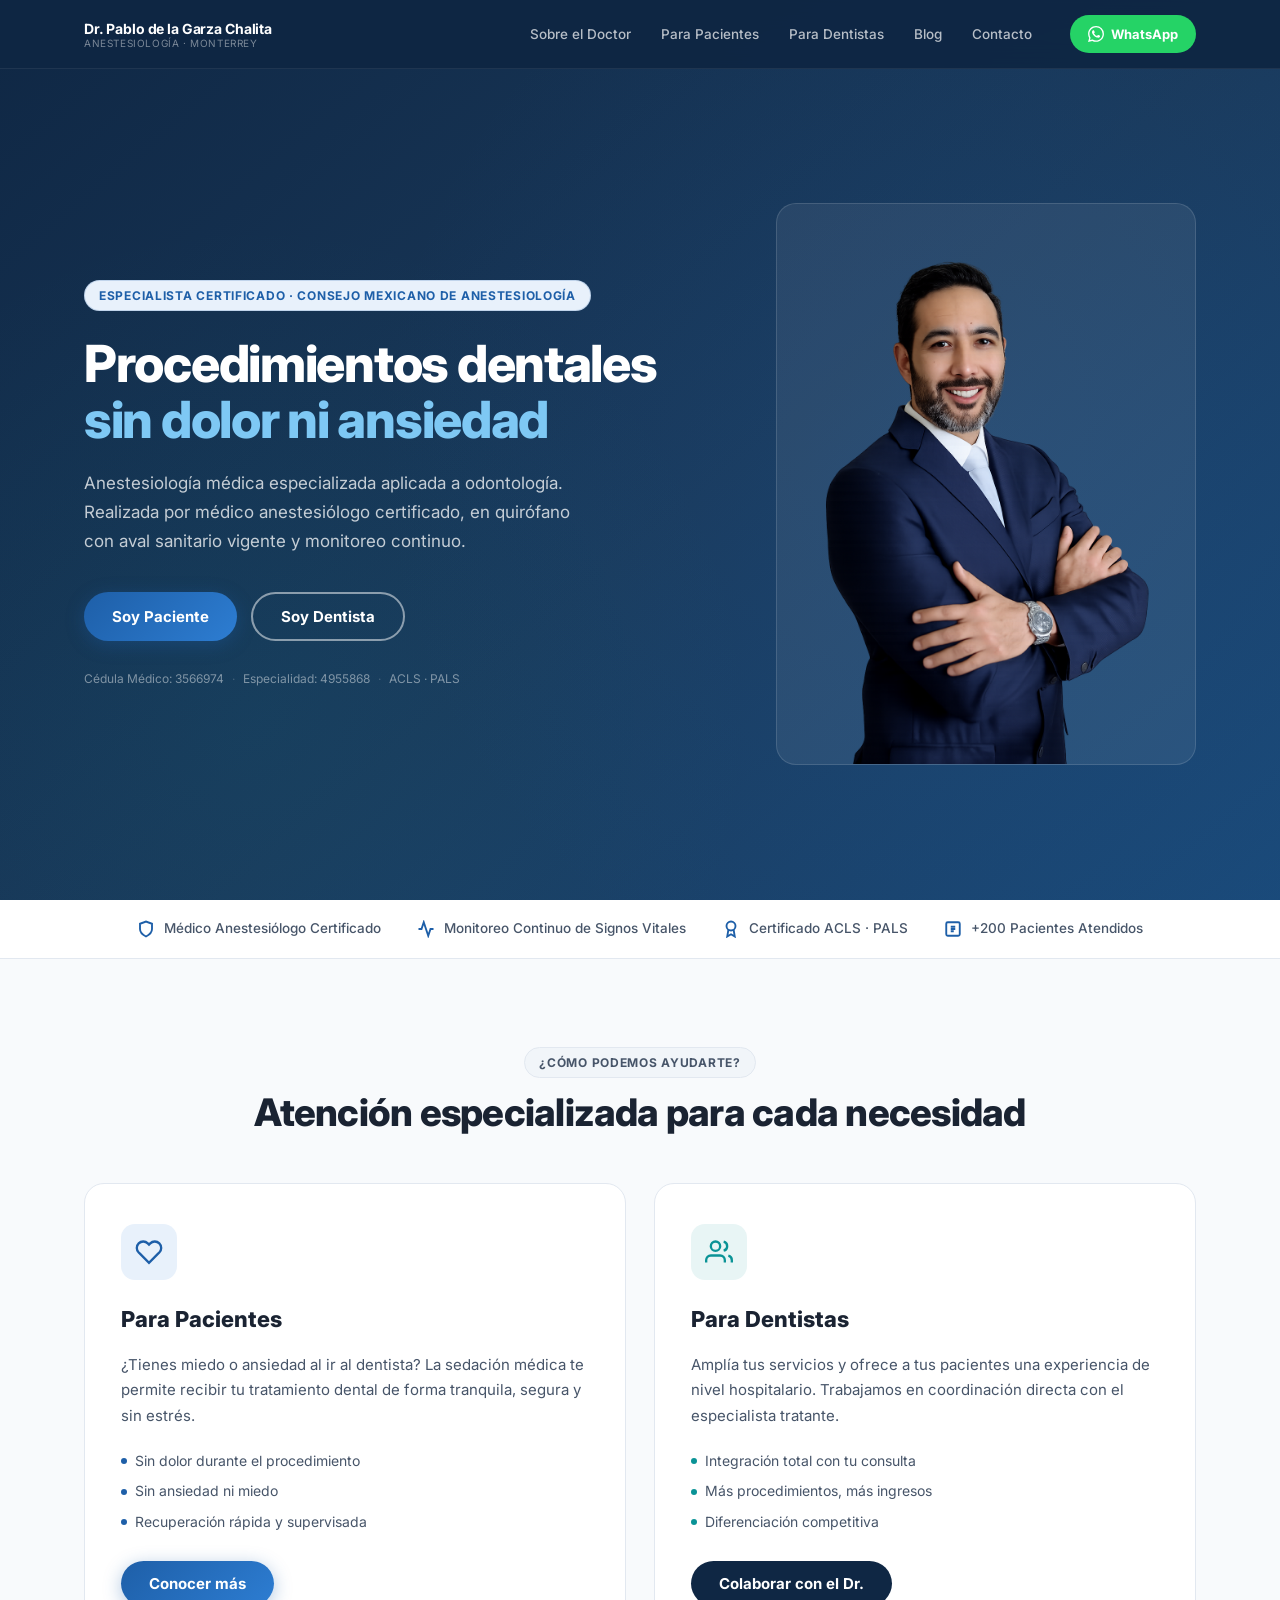
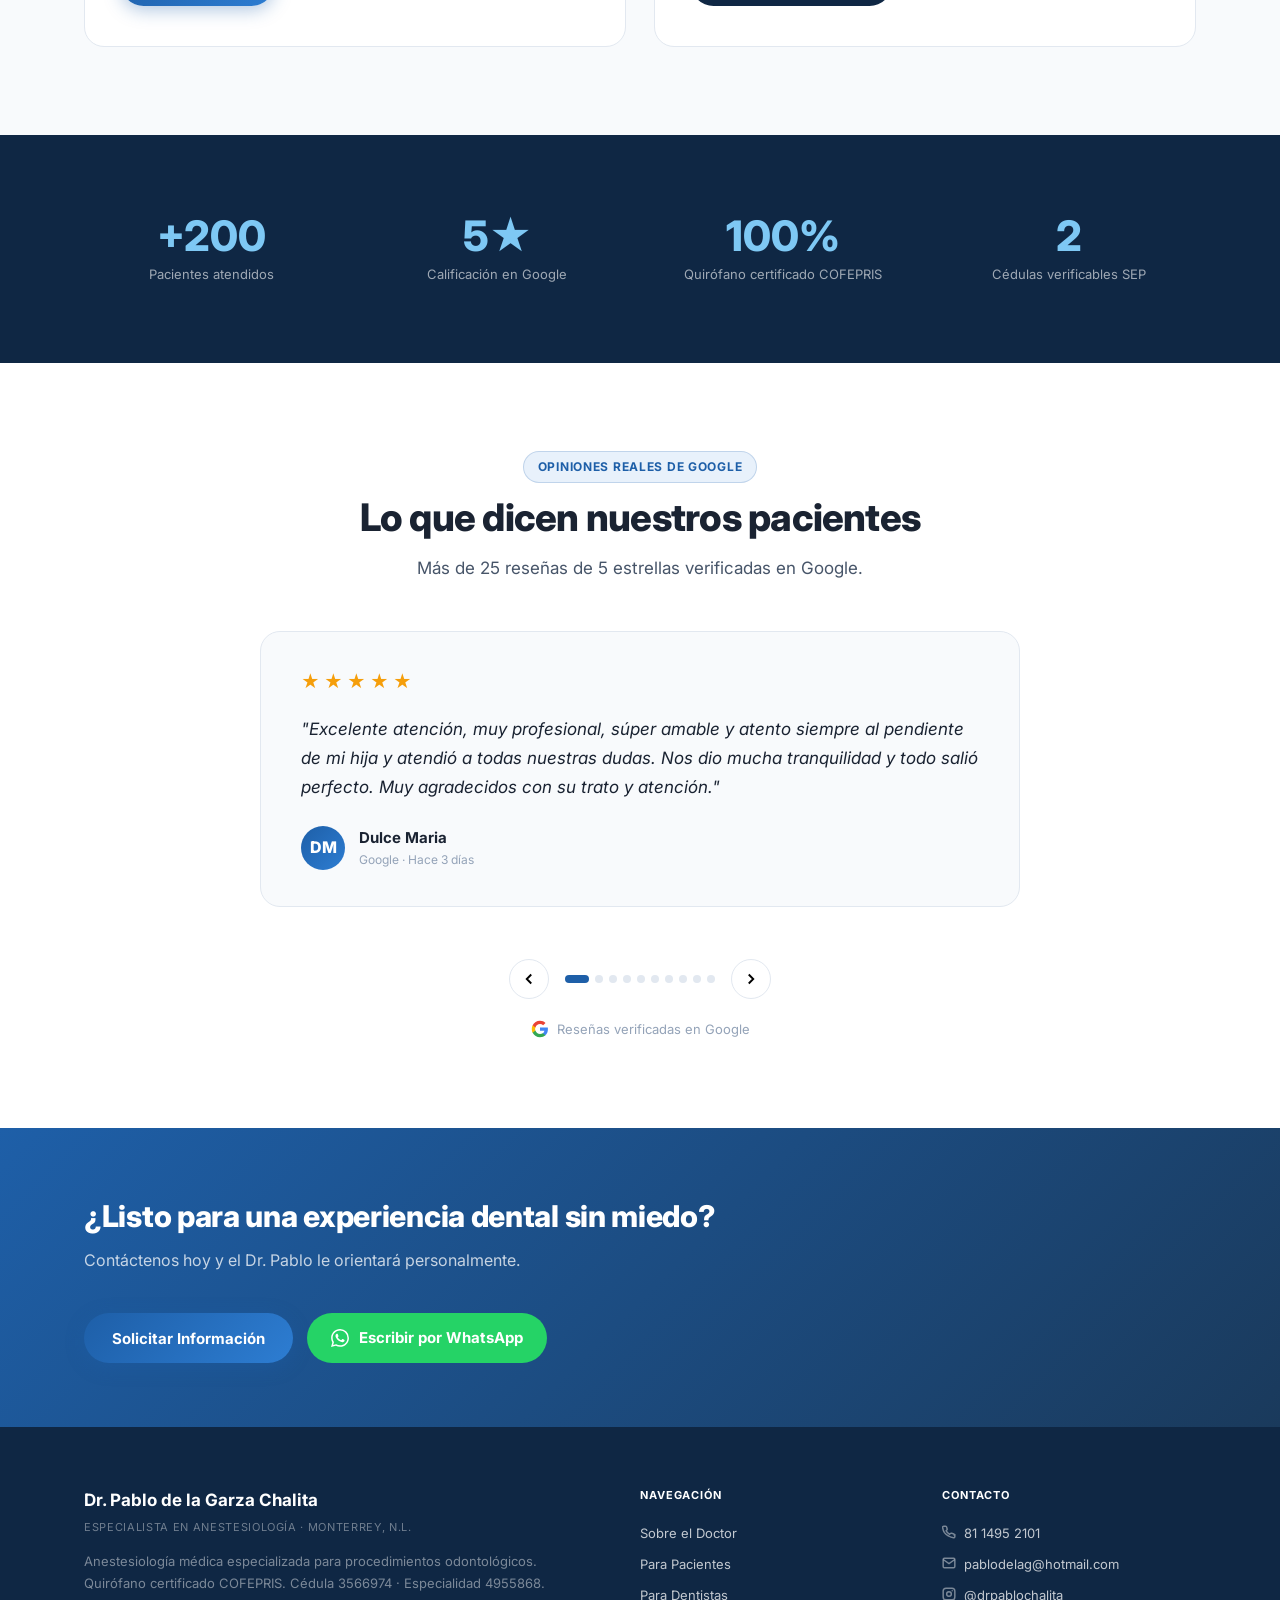
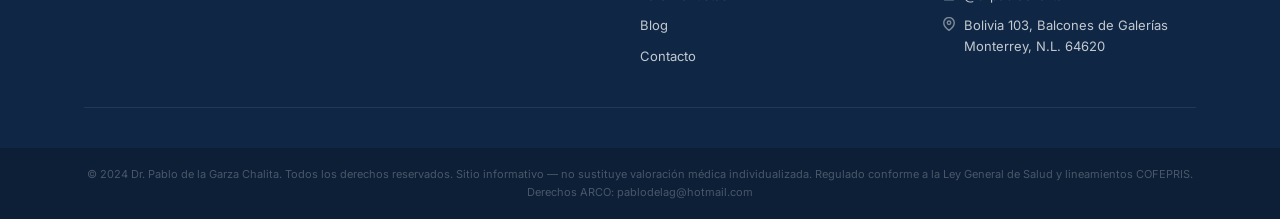
<file: index.html>
<!DOCTYPE html>
<html lang="es-MX">
<head>
  <meta charset="UTF-8" />
  <meta name="viewport" content="width=device-width, initial-scale=1.0" />

  <!-- ═══ SEO PRIMARIO ═══ -->
  <title>Anestesiología Dental Monterrey | Dr. Pablo de la Garza Chalita</title>
  <meta name="description" content="Sedación dental en Monterrey con médico anestesiólogo certificado. Procedimientos dentales sin dolor ni ansiedad. Quirófano certificado COFEPRIS. Especialista en implantes, cirugía oral y pacientes con miedo al dentista. ☎ 81 1495 2101" />
  <meta name="keywords" content="anestesiología dental Monterrey, sedación dental Monterrey, anestesiólogo dental Monterrey, miedo al dentista Monterrey, sedación para implantes dentales, anestesia dental niños Monterrey, procedimientos dentales sin dolor, sedación consciente dental, anestesiólogo certificado Monterrey, sedación odontológica Nuevo León, cirugía oral sin dolor, anestesia general dental, Care Medical HUB Monterrey, Dr Pablo de la Garza Chalita, dentista sin ansiedad Monterrey, implantes dentales Monterrey, muelas del juicio Monterrey, extracción de muelas Monterrey, coronas dentales Monterrey, coronas metálicas Monterrey, odontopediatra Monterrey, extracciones dentales Monterrey, dentista para niños Monterrey, cirugía dental Monterrey, dormir en el dentista Monterrey, tratamiento dental sin dolor Monterrey, anestesia para dentista Monterrey, no sentir dolor dentista, ortodoncia sin dolor Monterrey, endodoncia sin miedo Monterrey, rehabilitación oral Monterrey, dentista para adultos mayores Monterrey, dentista para pacientes especiales Monterrey, sedación para niños dentista, dolor de muela Monterrey, nervio dental Monterrey" />
  <meta name="author" content="Dr. Pablo de la Garza Chalita" />
  <meta name="robots" content="index, follow, max-snippet:-1, max-image-preview:large, max-video-preview:-1" />
  <link rel="canonical" href="https://www.drpablodelagarzachalita.com.mx/" />

  <!-- ═══ GEO / LOCAL SEO ═══ -->
  <meta name="geo.region" content="MX-NL" />
  <meta name="geo.placename" content="Monterrey, Nuevo León, México" />
  <meta name="geo.position" content="25.7172;-100.3161" />
  <meta name="ICBM" content="25.7172, -100.3161" />
  <meta name="language" content="Spanish" />

  <!-- ═══ OPEN GRAPH (Facebook / WhatsApp) ═══ -->
  <meta property="og:type" content="website" />
  <meta property="og:locale" content="es_MX" />
  <meta property="og:site_name" content="Dr. Pablo de la Garza Chalita — Anestesiología Dental" />
  <meta property="og:title" content="Anestesiología Dental Monterrey | Dr. Pablo de la Garza Chalita" />
  <meta property="og:description" content="Sedación dental segura en Monterrey. Médico anestesiólogo certificado. Procedimientos dentales sin dolor ni ansiedad. Quirófano certificado COFEPRIS. ☎ 81 1495 2101" />
  <meta property="og:image" content="https://www.drpablodelagarzachalita.com.mx/img/og-banner.jpg" />
  <meta property="og:image:width" content="1200" />
  <meta property="og:image:height" content="630" />
  <meta property="og:image:alt" content="Dr. Pablo de la Garza Chalita — Anestesiología Dental en Monterrey" />
  <meta property="og:url" content="https://www.drpablodelagarzachalita.com.mx/" />

  <!-- ═══ TWITTER CARD ═══ -->
  <meta name="twitter:card" content="summary_large_image" />
  <meta name="twitter:title" content="Anestesiología Dental Monterrey | Dr. Pablo de la Garza Chalita" />
  <meta name="twitter:description" content="Sedación dental segura en Monterrey con médico anestesiólogo certificado. Sin dolor, sin ansiedad. ☎ 81 1495 2101" />
  <meta name="twitter:image" content="https://www.drpablodelagarzachalita.com.mx/img/og-banner.jpg" />

  <!-- ═══ DATOS ESTRUCTURADOS JSON-LD ═══ -->
  <script type="application/ld+json">
  {
    "@context": "https://schema.org",
    "@graph": [
      {
        "@type": "MedicalBusiness",
        "@id": "https://www.drpablodelagarzachalita.com.mx/#business",
        "name": "Dr. Pablo de la Garza Chalita — Anestesiología Dental",
        "description": "Servicio de anestesiología médica especializada para procedimientos odontológicos. Sedación dental segura en quirófano certificado COFEPRIS en Monterrey, Nuevo León.",
        "url": "https://www.drpablodelagarzachalita.com.mx/",
        "telephone": "+528114952101",
        "email": "pablodelag@hotmail.com",
        "image": "img/doctor-principal.jpg",
        "logo": "favicon.png",
        "priceRange": "$$",
        "currenciesAccepted": "MXN",
        "paymentAccepted": "Efectivo, Transferencia",
        "medicalSpecialty": "Anestesiología",
        "address": {
          "@type": "PostalAddress",
          "streetAddress": "Bolivia 103",
          "addressLocality": "Balcones de Galerías",
          "addressRegion": "Nuevo León",
          "postalCode": "64620",
          "addressCountry": "MX"
        },
        "geo": {
          "@type": "GeoCoordinates",
          "latitude": "25.7172",
          "longitude": "-100.3161"
        },
        "openingHoursSpecification": [
          {
            "@type": "OpeningHoursSpecification",
            "dayOfWeek": ["Monday","Tuesday","Wednesday","Thursday","Friday"],
            "opens": "09:00",
            "closes": "18:00"
          }
        ],
        "sameAs": [
          "https://www.instagram.com/drpablochalita"
        ],
        "hasMap": "https://maps.google.com/?q=Bolivia+103,+Balcones+De+Galerias,+64620+Monterrey+NL",
        "aggregateRating": {
          "@type": "AggregateRating",
          "ratingValue": "5",
          "reviewCount": "25",
          "bestRating": "5"
        }
      },
      {
        "@type": "Physician",
        "@id": "https://www.drpablodelagarzachalita.com.mx/#doctor",
        "name": "Dr. Pablo de la Garza Chalita",
        "givenName": "Pablo",
        "familyName": "de la Garza Chalita",
        "honorificPrefix": "Dr.",
        "jobTitle": "Médico Especialista en Anestesiología",
        "description": "Médico Cirujano egresado de la UANL, Especialista en Anestesiología con cédula verificable. Certificado por el Consejo Mexicano de Anestesiología, ACLS y PALS.",
        "image": "img/doctor-principal.jpg",
        "telephone": "+528114952101",
        "email": "pablodelag@hotmail.com",
        "medicalSpecialty": "Anesthesiology",
        "sameAs": ["https://www.instagram.com/drpablochalita"],
        "worksFor": { "@id": "https://www.drpablodelagarzachalita.com.mx/#business" },
        "alumniOf": {
          "@type": "CollegeOrUniversity",
          "name": "Universidad Autónoma de Nuevo León",
          "alternateName": "UANL"
        },
        "hasCredential": [
          { "@type": "EducationalOccupationalCredential", "name": "Cédula Médico Cirujano", "credentialCategory": "3566974" },
          { "@type": "EducationalOccupationalCredential", "name": "Cédula Especialidad Anestesiología", "credentialCategory": "4955868" },
          { "@type": "EducationalOccupationalCredential", "name": "Certificación ACLS" },
          { "@type": "EducationalOccupationalCredential", "name": "Certificación PALS" }
        ]
      },
      {
        "@type": "MedicalProcedure",
        "name": "Sedación Dental",
        "description": "Técnica anestésica que permite al paciente recibir tratamiento odontológico sin dolor ni ansiedad, administrada por médico anestesiólogo certificado en quirófano con aval COFEPRIS.",
        "procedureType": "Anesthesia",
        "followup": "Supervisión post-procedimiento hasta alta médica",
        "preparation": "Valoración médica preanestésica individualizada y ayuno según indicaciones",
        "status": "ActiveActionStatus",
        "provider": { "@id": "https://www.drpablodelagarzachalita.com.mx/#business" }
      },
      {
        "@type": "FAQPage",
        "mainEntity": [
          {
            "@type": "Question",
            "name": "¿Es segura la sedación dental?",
            "acceptedAnswer": { "@type": "Answer", "text": "Sí, cuando es administrada por un médico especialista en anestesiología certificado, con valoración previa y en instalaciones autorizadas con quirófano certificado COFEPRIS." }
          },
          {
            "@type": "Question",
            "name": "¿Voy a estar dormido completamente durante la sedación dental?",
            "acceptedAnswer": { "@type": "Answer", "text": "Depende de la técnica indicada: sedación consciente, sedación profunda o anestesia general. El Dr. determina lo más adecuado en la valoración médica previa." }
          },
          {
            "@type": "Question",
            "name": "¿Puedo manejar después de una sedación dental?",
            "acceptedAnswer": { "@type": "Answer", "text": "No. Es indispensable que un acompañante le lleve a casa. No debe manejar ni operar maquinaria el día del procedimiento." }
          },
          {
            "@type": "Question",
            "name": "¿Cuánto tiempo debo estar en ayuno antes de la sedación dental?",
            "acceptedAnswer": { "@type": "Answer", "text": "Generalmente 6 a 8 horas para sólidos y 2 horas para líquidos claros. Las indicaciones exactas se dan durante la consulta previa." }
          }
        ]
      }
    ]
  }
  </script>

  <!-- ═══ FONTS & ASSETS ═══ -->
  <link rel="preconnect" href="https://fonts.googleapis.com" />
  <link rel="preconnect" href="https://fonts.gstatic.com" crossorigin />
  <link href="https://fonts.googleapis.com/css2?family=Inter:wght@400;500;600;700;800&display=swap" rel="stylesheet" />
  <link rel="icon" type="image/png" href="favicon.png" />
  <link rel="apple-touch-icon" href="favicon.png" />
  <link rel="stylesheet" href="css/styles.css?v=3" />
</head>
<body>

<!-- ═══════════════════════════════════════════════════════════
     NAVBAR
═══════════════════════════════════════════════════════════ -->
<nav id="navbar">
  <div class="nav-container">

    <button class="nav-brand" data-page="home" aria-label="Inicio">
      <span class="nav-brand-name">Dr. Pablo de la Garza Chalita</span>
      <span class="nav-brand-sub">Anestesiología · Monterrey</span>
    </button>

    <div class="nav-links" id="nav-links">
      <button class="nav-tab" data-page="doctor">Sobre el Doctor</button>
      <button class="nav-tab" data-page="pacientes">Para Pacientes</button>
      <button class="nav-tab" data-page="dentistas">Para Dentistas</button>
      <button class="nav-tab" data-page="blog">Blog</button>
      <button class="nav-tab" data-page="contacto">Contacto</button>
    </div>

    <a href="https://wa.me/528114952101?text=Hola%20Dr.%20Pablo%2C%20me%20gustar%C3%ADa%20obtener%20informaci%C3%B3n%20sobre%20sus%20servicios."
       target="_blank" rel="noopener noreferrer" class="nav-wa" aria-label="WhatsApp">
      <svg width="16" height="16" viewBox="0 0 24 24" fill="currentColor" aria-hidden="true"><path d="M17.472 14.382c-.297-.149-1.758-.867-2.03-.967-.273-.099-.471-.148-.67.15-.197.297-.767.966-.94 1.164-.173.199-.347.223-.644.075-.297-.15-1.255-.463-2.39-1.475-.883-.788-1.48-1.761-1.653-2.059-.173-.297-.018-.458.13-.606.134-.133.298-.347.446-.52.149-.174.198-.298.298-.497.099-.198.05-.371-.025-.52-.075-.149-.669-1.612-.916-2.207-.242-.579-.487-.5-.669-.51-.173-.008-.371-.01-.57-.01-.198 0-.52.074-.792.372-.272.297-1.04 1.016-1.04 2.479 0 1.462 1.065 2.875 1.213 3.074.149.198 2.096 3.2 5.077 4.487.709.306 1.262.489 1.694.625.712.227 1.36.195 1.871.118.571-.085 1.758-.719 2.006-1.413.248-.694.248-1.289.173-1.413-.074-.124-.272-.198-.57-.347m-5.421 7.403h-.004a9.87 9.87 0 01-5.031-1.378l-.361-.214-3.741.982.998-3.648-.235-.374a9.86 9.86 0 01-1.51-5.26c.001-5.45 4.436-9.884 9.888-9.884 2.64 0 5.122 1.03 6.988 2.898a9.825 9.825 0 012.893 6.994c-.003 5.45-4.437 9.884-9.885 9.884m8.413-18.297A11.815 11.815 0 0012.05 0C5.495 0 .16 5.335.157 11.892c0 2.096.547 4.142 1.588 5.945L.057 24l6.305-1.654a11.882 11.882 0 005.683 1.448h.005c6.554 0 11.89-5.335 11.893-11.893a11.821 11.821 0 00-3.48-8.413z"/></svg>
      WhatsApp
    </a>

    <button class="hamburger" id="hamburger" aria-label="Menú" aria-expanded="false">
      <span></span><span></span><span></span>
    </button>
  </div>

  <div class="mobile-menu" id="mobile-menu">
    <button class="mob-tab" data-page="doctor">Sobre el Doctor</button>
    <button class="mob-tab" data-page="pacientes">Para Pacientes</button>
    <button class="mob-tab" data-page="dentistas">Para Dentistas</button>
    <button class="mob-tab" data-page="blog">Blog</button>
    <button class="mob-tab" data-page="contacto">Contacto</button>
    <a href="https://wa.me/528114952101?text=Hola%20Dr.%20Pablo%2C%20me%20gustar%C3%ADa%20obtener%20informaci%C3%B3n%20sobre%20sus%20servicios."
       target="_blank" rel="noopener noreferrer" class="mob-wa">Agendar por WhatsApp</a>
  </div>
</nav>


<!-- ═══════════════════════════════════════════════════════════
     PAGE: HOME
═══════════════════════════════════════════════════════════ -->
<main id="page-home" class="page active">

  <!-- HERO -->
  <section class="hero">
    <div class="hero-bg"></div>
    <div class="hero-inner">
      <div class="hero-text">
        <div class="pill anim-fade-up">Especialista Certificado · Consejo Mexicano de Anestesiología</div>
        <h1 class="anim-fade-up d1">Procedimientos dentales<br/><span>sin dolor ni ansiedad</span></h1>
        <p class="hero-sub anim-fade-up d2">Anestesiología médica especializada aplicada a odontología. Realizada por médico anestesiólogo certificado, en quirófano con aval sanitario vigente y monitoreo continuo.</p>
        <div class="hero-ctas anim-fade-up d3">
          <button class="btn-primary" data-page="pacientes">Soy Paciente</button>
          <button class="btn-outline-w" data-page="dentistas">Soy Dentista</button>
        </div>
        <div class="hero-creds anim-fade-up d4">
          <span>Cédula Médico: 3566974</span>
          <span class="sep">·</span>
          <span>Especialidad: 4955868</span>
          <span class="sep">·</span>
          <span>ACLS · PALS</span>
        </div>
      </div>
      <div class="hero-photo anim-fade-right d2">
        <div class="hero-photo-card">
          <img src="img/doctor-principal.jpg" alt="Dr. Pablo de la Garza Chalita, Anestesiólogo" />
        </div>
      </div>
    </div>
  </section>

  <!-- TRUST BAR -->
  <div class="trust-bar">
    <div class="trust-inner">
      <div class="trust-item anim-fade-up">
        <svg width="18" height="18" viewBox="0 0 24 24" fill="none" stroke="currentColor" stroke-width="2.5" aria-hidden="true"><path d="M12 22s8-4 8-10V5l-8-3-8 3v7c0 6 8 10 8 10z"/></svg>
        Médico Anestesiólogo Certificado
      </div>
      <div class="trust-item anim-fade-up d1">
        <svg width="18" height="18" viewBox="0 0 24 24" fill="none" stroke="currentColor" stroke-width="2.5" aria-hidden="true"><polyline points="22 12 18 12 15 21 9 3 6 12 2 12"/></svg>
        Monitoreo Continuo de Signos Vitales
      </div>
      <div class="trust-item anim-fade-up d2">
        <svg width="18" height="18" viewBox="0 0 24 24" fill="none" stroke="currentColor" stroke-width="2.5" aria-hidden="true"><circle cx="12" cy="8" r="6"/><path d="M15.477 12.89L17 22l-5-3-5 3 1.523-9.11"/></svg>
        Certificado ACLS · PALS
      </div>
      <div class="trust-item anim-fade-up d3">
        <svg width="18" height="18" viewBox="0 0 24 24" fill="none" stroke="currentColor" stroke-width="2.5" aria-hidden="true"><rect x="3" y="3" width="18" height="18" rx="2"/><path d="M9 9h6M9 12h6M9 15h4"/></svg>
        +200 Pacientes Atendidos
      </div>
    </div>
  </div>

  <!-- AUDIENCIAS -->
  <section class="audiences">
    <div class="section-container">
      <div class="section-hd centered">
        <div class="pill pill-dark">¿Cómo podemos ayudarte?</div>
        <h2>Atención especializada para cada necesidad</h2>
      </div>
      <div class="audience-grid">
        <div class="audience-card patient-card anim-fade-left">
          <div class="audience-icon">
            <svg width="28" height="28" viewBox="0 0 24 24" fill="none" stroke="currentColor" stroke-width="2" aria-hidden="true"><path d="M20.84 4.61a5.5 5.5 0 0 0-7.78 0L12 5.67l-1.06-1.06a5.5 5.5 0 0 0-7.78 7.78l1.06 1.06L12 21.23l7.78-7.78 1.06-1.06a5.5 5.5 0 0 0 0-7.78z"/></svg>
          </div>
          <h3>Para Pacientes</h3>
          <p>¿Tienes miedo o ansiedad al ir al dentista? La sedación médica te permite recibir tu tratamiento dental de forma tranquila, segura y sin estrés.</p>
          <ul class="audience-list">
            <li>Sin dolor durante el procedimiento</li>
            <li>Sin ansiedad ni miedo</li>
            <li>Recuperación rápida y supervisada</li>
          </ul>
          <button class="btn-primary" data-page="pacientes">Conocer más</button>
        </div>

        <div class="audience-card dentist-card anim-fade-right">
          <div class="audience-icon dentist-icon">
            <svg width="28" height="28" viewBox="0 0 24 24" fill="none" stroke="currentColor" stroke-width="2" aria-hidden="true"><path d="M17 21v-2a4 4 0 0 0-4-4H5a4 4 0 0 0-4 4v2"/><circle cx="9" cy="7" r="4"/><path d="M23 21v-2a4 4 0 0 0-3-3.87"/><path d="M16 3.13a4 4 0 0 1 0 7.75"/></svg>
          </div>
          <h3>Para Dentistas</h3>
          <p>Amplía tus servicios y ofrece a tus pacientes una experiencia de nivel hospitalario. Trabajamos en coordinación directa con el especialista tratante.</p>
          <ul class="audience-list">
            <li>Integración total con tu consulta</li>
            <li>Más procedimientos, más ingresos</li>
            <li>Diferenciación competitiva</li>
          </ul>
          <button class="btn-navy" data-page="dentistas">Colaborar con el Dr.</button>
        </div>
      </div>
    </div>
  </section>

  <!-- STATS -->
  <section class="stats-section">
    <div class="section-container">
      <div class="stats-grid">
        <div class="stat-item anim-scale">
          <div class="stat-num">+200</div>
          <div class="stat-lbl">Pacientes atendidos</div>
        </div>
        <div class="stat-item anim-scale d1">
          <div class="stat-num">5★</div>
          <div class="stat-lbl">Calificación en Google</div>
        </div>
        <div class="stat-item anim-scale d2">
          <div class="stat-num">100%</div>
          <div class="stat-lbl">Quirófano certificado COFEPRIS</div>
        </div>
        <div class="stat-item anim-scale d3">
          <div class="stat-num">2</div>
          <div class="stat-lbl">Cédulas verificables SEP</div>
        </div>
      </div>
    </div>
  </section>

  <!-- TESTIMONIALES -->
  <section class="testimonials-section">
    <div class="section-container">
      <div class="section-hd centered">
        <div class="pill">Opiniones Reales de Google</div>
        <h2>Lo que dicen nuestros pacientes</h2>
        <p class="section-sub">Más de 25 reseñas de 5 estrellas verificadas en Google.</p>
      </div>
      <div class="testimonials-wrap anim-fade-up">
        <div class="testimonials-track" id="testimonials-track">
          <!-- Rendered by JS -->
        </div>
        <div class="testimonials-nav">
          <button class="t-prev" id="t-prev" aria-label="Anterior">
            <svg width="18" height="18" viewBox="0 0 24 24" fill="none" stroke="currentColor" stroke-width="2.5"><polyline points="15 18 9 12 15 6"/></svg>
          </button>
          <div class="t-dots" id="t-dots"></div>
          <button class="t-next" id="t-next" aria-label="Siguiente">
            <svg width="18" height="18" viewBox="0 0 24 24" fill="none" stroke="currentColor" stroke-width="2.5"><polyline points="9 18 15 12 9 6"/></svg>
          </button>
        </div>
        <div class="google-badge">
          <svg width="18" height="18" viewBox="0 0 24 24" aria-hidden="true"><path d="M22.56 12.25c0-.78-.07-1.53-.2-2.25H12v4.26h5.92c-.26 1.37-1.04 2.53-2.21 3.31v2.77h3.57c2.08-1.92 3.28-4.74 3.28-8.09z" fill="#4285F4"/><path d="M12 23c2.97 0 5.46-.98 7.28-2.66l-3.57-2.77c-.98.66-2.23 1.06-3.71 1.06-2.86 0-5.29-1.93-6.16-4.53H2.18v2.84C3.99 20.53 7.7 23 12 23z" fill="#34A853"/><path d="M5.84 14.09c-.22-.66-.35-1.36-.35-2.09s.13-1.43.35-2.09V7.07H2.18C1.43 8.55 1 10.22 1 12s.43 3.45 1.18 4.93l2.85-2.22.81-.62z" fill="#FBBC05"/><path d="M12 5.38c1.62 0 3.06.56 4.21 1.64l3.15-3.15C17.45 2.09 14.97 1 12 1 7.7 1 3.99 3.47 2.18 7.07l3.66 2.84c.87-2.6 3.3-4.53 6.16-4.53z" fill="#EA4335"/></svg>
          Reseñas verificadas en Google
        </div>
      </div>
    </div>
  </section>

  <!-- HOME CTA FINAL -->
  <section class="cta-banner">
    <div class="section-container">
      <div class="cta-banner-inner">
        <div class="cta-banner-text">
          <h2>¿Listo para una experiencia dental sin miedo?</h2>
          <p>Contáctenos hoy y el Dr. Pablo le orientará personalmente.</p>
        </div>
        <div class="cta-banner-btns">
          <button class="btn-primary" data-page="contacto">Solicitar Información</button>
          <a href="https://wa.me/528114952101?text=Hola%20Dr.%20Pablo%2C%20me%20gustar%C3%ADa%20obtener%20informaci%C3%B3n%20sobre%20sus%20servicios."
             target="_blank" rel="noopener noreferrer" class="btn-wa-lg">
            <svg width="18" height="18" viewBox="0 0 24 24" fill="currentColor" aria-hidden="true"><path d="M17.472 14.382c-.297-.149-1.758-.867-2.03-.967-.273-.099-.471-.148-.67.15-.197.297-.767.966-.94 1.164-.173.199-.347.223-.644.075-.297-.15-1.255-.463-2.39-1.475-.883-.788-1.48-1.761-1.653-2.059-.173-.297-.018-.458.13-.606.134-.133.298-.347.446-.52.149-.174.198-.298.298-.497.099-.198.05-.371-.025-.52-.075-.149-.669-1.612-.916-2.207-.242-.579-.487-.5-.669-.51-.173-.008-.371-.01-.57-.01-.198 0-.52.074-.792.372-.272.297-1.04 1.016-1.04 2.479 0 1.462 1.065 2.875 1.213 3.074.149.198 2.096 3.2 5.077 4.487.709.306 1.262.489 1.694.625.712.227 1.36.195 1.871.118.571-.085 1.758-.719 2.006-1.413.248-.694.248-1.289.173-1.413-.074-.124-.272-.198-.57-.347m-5.421 7.403h-.004a9.87 9.87 0 01-5.031-1.378l-.361-.214-3.741.982.998-3.648-.235-.374a9.86 9.86 0 01-1.51-5.26c.001-5.45 4.436-9.884 9.888-9.884 2.64 0 5.122 1.03 6.988 2.898a9.825 9.825 0 012.893 6.994c-.003 5.45-4.437 9.884-9.885 9.884m8.413-18.297A11.815 11.815 0 0012.05 0C5.495 0 .16 5.335.157 11.892c0 2.096.547 4.142 1.588 5.945L.057 24l6.305-1.654a11.882 11.882 0 005.683 1.448h.005c6.554 0 11.89-5.335 11.893-11.893a11.821 11.821 0 00-3.48-8.413z"/></svg>
            Escribir por WhatsApp
          </a>
        </div>
      </div>
    </div>
  </section>

</main><!-- end page-home -->


<!-- ═══════════════════════════════════════════════════════════
     PAGE: SOBRE EL DOCTOR
═══════════════════════════════════════════════════════════ -->
<main id="page-doctor" class="page">

  <section class="page-hero page-hero-navy">
    <div class="section-container">
      <div class="page-hero-inner">
        <div class="page-hero-text">
          <div class="pill pill-light">Perfil Profesional</div>
          <h1>Dr. Pablo de la<br/>Garza Chalita</h1>
          <p>Médico Cirujano egresado de la Universidad Autónoma de Nuevo León, con especialidad en Anestesiología. Dedicado al manejo del dolor y la ansiedad en procedimientos odontológicos con los más altos estándares clínicos.</p>
          <button class="btn-primary" data-page="contacto">Agendar Consulta</button>
        </div>
        <div class="page-hero-photo">
          <img src="img/doctor-principal.jpg" alt="Dr. Pablo de la Garza Chalita" />
        </div>
      </div>
    </div>
  </section>

  <section class="credentials-section">
    <div class="section-container">
      <div class="creds-grid">
        <div class="cred-card anim-fade-up">
          <div class="cred-icon">
            <svg width="22" height="22" viewBox="0 0 24 24" fill="none" stroke="currentColor" stroke-width="2" aria-hidden="true"><circle cx="12" cy="8" r="6"/><path d="M15.477 12.89L17 22l-5-3-5 3 1.523-9.11"/></svg>
          </div>
          <h3>Formación Académica</h3>
          <ul>
            <li>Médico Cirujano — U.A.N.L.<br/><span>Cédula Profesional: 3566974</span></li>
            <li>Especialista en Anestesiología — U.A.N.L.<br/><span>Cédula de Especialidad: 4955868</span></li>
          </ul>
        </div>
        <div class="cred-card anim-fade-up d1">
          <div class="cred-icon">
            <svg width="22" height="22" viewBox="0 0 24 24" fill="none" stroke="currentColor" stroke-width="2" aria-hidden="true"><path d="M12 22s8-4 8-10V5l-8-3-8 3v7c0 6 8 10 8 10z"/></svg>
          </div>
          <h3>Certificaciones</h3>
          <ul>
            <li>Certificado — Consejo Mexicano de Anestesiología</li>
            <li>ACLS — Soporte Vital Cardiovascular Avanzado</li>
            <li>PALS — Soporte Vital Pediátrico Avanzado</li>
          </ul>
        </div>
        <div class="cred-card anim-fade-up d2">
          <div class="cred-icon">
            <svg width="22" height="22" viewBox="0 0 24 24" fill="none" stroke="currentColor" stroke-width="2" aria-hidden="true"><rect x="2" y="3" width="20" height="14" rx="2"/><line x1="8" y1="21" x2="16" y2="21"/><line x1="12" y1="17" x2="12" y2="21"/></svg>
          </div>
          <h3>Instalaciones</h3>
          <ul>
            <li>Quirófano con aval sanitario COFEPRIS vigente</li>
            <li>Equipo de monitoreo de grado hospitalario</li>
            <li>Care Medical HUB — Monterrey, N.L.</li>
          </ul>
        </div>
      </div>
    </div>
  </section>

  <section class="about-story">
    <div class="section-container">
      <div class="story-grid">
        <div class="story-photo anim-fade-left">
          <img src="img/doctor-paciente.jpg" alt="Dr. Pablo de la Garza Chalita con paciente" />
        </div>
        <div class="story-text anim-fade-right">
          <div class="pill pill-dark">¿Por qué el Dr. de la Garza?</div>
          <h2>Anestesiología con propósito humano</h2>
          <p>El Dr. Pablo de la Garza Chalita combina rigor científico con una visión centrada en el paciente. Entiende que el miedo al dentista es real, y por eso dedica su práctica a transformar ese miedo en tranquilidad.</p>
          <p>Cada procedimiento inicia con una valoración médica individualizada. Su objetivo no es solo administrar anestesia, sino garantizar que cada paciente viva una experiencia segura, cómoda y libre de estrés, respaldada por los más altos estándares clínicos.</p>
          <div class="story-quote">
            <svg width="24" height="24" viewBox="0 0 24 24" fill="none" stroke="currentColor" stroke-width="1.5" aria-hidden="true"><path d="M3 21c3 0 7-1 7-8V5c0-1.25-.756-2.017-2-2H4c-1.25 0-2 .75-2 1.972V11c0 1.25.75 2 2 2 1 0 1 0 1 1v1c0 1-1 2-2 2s-1 .008-1 1.031V20c0 1 0 1 1 1z"/><path d="M15 21c3 0 7-1 7-8V5c0-1.25-.757-2.017-2-2h-4c-1.25 0-2 .75-2 1.972V11c0 1.25.75 2 2 2h.75c0 2.25.25 4-2.75 4v3c0 1 0 1 1 1z"/></svg>
            <p>"Cada paciente merece recibir su atención dental sin miedo, con la certeza de que está en manos expertas y que su seguridad es la prioridad absoluta."</p>
          </div>
          <button class="btn-primary" data-page="contacto">Contactar al Dr. Pablo</button>
        </div>
      </div>
    </div>
  </section>

</main><!-- end page-doctor -->


<!-- ═══════════════════════════════════════════════════════════
     PAGE: PARA PACIENTES
═══════════════════════════════════════════════════════════ -->
<main id="page-pacientes" class="page">

  <section class="page-hero page-hero-blue">
    <div class="section-container">
      <div class="page-hero-centered">
        <div class="pill pill-light">Para Pacientes</div>
        <h1>¿Le da miedo ir al dentista?<br/>Eso tiene solución.</h1>
        <p>La sedación médica especializada le permite recibir cualquier tratamiento dental de forma segura, tranquila y completamente libre de dolor o ansiedad. Usted solo despierta con el procedimiento terminado.</p>
        <button class="btn-primary" data-page="contacto">Quiero más información</button>
      </div>
    </div>
  </section>

  <section class="benefits-section">
    <div class="section-container">
      <div class="section-hd centered">
        <h2>¿Cómo le ayuda la sedación?</h2>
        <p class="section-sub">Sin ansiedad, sin dolor, sin estrés. Usted solo descansa mientras el dentista trabaja.</p>
      </div>
      <div class="benefits-grid">
        <div class="benefit-card anim-fade-up">
          <div class="benefit-num">01</div>
          <h3>Cero dolor</h3>
          <p>No sentirá ninguna molestia durante el procedimiento. El control del dolor es total y controlado por especialista.</p>
        </div>
        <div class="benefit-card anim-fade-up d1">
          <div class="benefit-num">02</div>
          <h3>Sin ansiedad</h3>
          <p>La sedación elimina el miedo y el estrés desde el primer momento, creando una experiencia completamente tranquila.</p>
        </div>
        <div class="benefit-card anim-fade-up d2">
          <div class="benefit-num">03</div>
          <h3>Máxima seguridad</h3>
          <p>Monitoreo continuo de signos vitales en quirófano certificado. Un médico anestesiólogo presente en todo momento.</p>
        </div>
        <div class="benefit-card anim-fade-up d3">
          <div class="benefit-num">04</div>
          <h3>Recuperación rápida</h3>
          <p>Área de recuperación supervisada. Alta cuando usted esté completamente estable y acompañado por un familiar.</p>
        </div>
      </div>
    </div>
  </section>

  <section class="cuando-section">
    <div class="section-container">
      <div class="section-hd centered">
        <div class="pill pill-dark">¿Para quién es?</div>
        <h2>Puede beneficiarse si usted...</h2>
      </div>
      <div class="cuando-grid">
        <div class="cuando-item">
          <svg width="20" height="20" viewBox="0 0 24 24" fill="none" stroke="currentColor" stroke-width="2.5" aria-hidden="true"><polyline points="20 6 9 17 4 12"/></svg>
          Siente miedo o ansiedad intensa ante el dentista
        </div>
        <div class="cuando-item">
          <svg width="20" height="20" viewBox="0 0 24 24" fill="none" stroke="currentColor" stroke-width="2.5" aria-hidden="true"><polyline points="20 6 9 17 4 12"/></svg>
          Necesita varios procedimientos en una sola sesión
        </div>
        <div class="cuando-item">
          <svg width="20" height="20" viewBox="0 0 24 24" fill="none" stroke="currentColor" stroke-width="2.5" aria-hidden="true"><polyline points="20 6 9 17 4 12"/></svg>
          Tiene reflejo de náusea muy pronunciado
        </div>
        <div class="cuando-item">
          <svg width="20" height="20" viewBox="0 0 24 24" fill="none" stroke="currentColor" stroke-width="2.5" aria-hidden="true"><polyline points="20 6 9 17 4 12"/></svg>
          Va a colocarse implantes dentales
        </div>
        <div class="cuando-item">
          <svg width="20" height="20" viewBox="0 0 24 24" fill="none" stroke="currentColor" stroke-width="2.5" aria-hidden="true"><polyline points="20 6 9 17 4 12"/></svg>
          Requiere extracción de muelas del juicio
        </div>
        <div class="cuando-item">
          <svg width="20" height="20" viewBox="0 0 24 24" fill="none" stroke="currentColor" stroke-width="2.5" aria-hidden="true"><polyline points="20 6 9 17 4 12"/></svg>
          Tiene una condición especial o padecimiento crónico controlado
        </div>
        <div class="cuando-item">
          <svg width="20" height="20" viewBox="0 0 24 24" fill="none" stroke="currentColor" stroke-width="2.5" aria-hidden="true"><polyline points="20 6 9 17 4 12"/></svg>
          Es un niño o adulto mayor que necesita atención especial
        </div>
        <div class="cuando-item">
          <svg width="20" height="20" viewBox="0 0 24 24" fill="none" stroke="currentColor" stroke-width="2.5" aria-hidden="true"><polyline points="20 6 9 17 4 12"/></svg>
          Ha tenido malas experiencias dentales en el pasado
        </div>
      </div>
    </div>
  </section>

  <section class="process-section">
    <div class="section-container">
      <div class="section-hd centered">
        <div class="pill pill-dark">El Proceso</div>
        <h2>¿Cómo funciona?</h2>
        <p class="section-sub">Un proceso claro y seguro en 4 pasos.</p>
      </div>
      <div class="process-grid">
        <div class="process-step anim-fade-up">
          <div class="process-circle">1</div>
          <h3>Valoración Médica</h3>
          <p>El Dr. evalúa su historial de salud, medicamentos y condición general para seleccionar la técnica anestésica más adecuada para usted.</p>
        </div>
        <div class="process-arrow" aria-hidden="true">
          <svg width="24" height="24" viewBox="0 0 24 24" fill="none" stroke="currentColor" stroke-width="2"><polyline points="9 18 15 12 9 6"/></svg>
        </div>
        <div class="process-step anim-fade-up d1">
          <div class="process-circle">2</div>
          <h3>Día del Procedimiento</h3>
          <p>Llega en ayuno según las indicaciones. El Dr. está presente desde el inicio, administrando la sedación en quirófano certificado.</p>
        </div>
        <div class="process-arrow" aria-hidden="true">
          <svg width="24" height="24" viewBox="0 0 24 24" fill="none" stroke="currentColor" stroke-width="2"><polyline points="9 18 15 12 9 6"/></svg>
        </div>
        <div class="process-step anim-fade-up d2">
          <div class="process-circle">3</div>
          <h3>Procedimiento Dental</h3>
          <p>Usted descansa mientras el dentista trabaja. Monitoreo continuo de sus signos vitales durante todo el tiempo.</p>
        </div>
        <div class="process-arrow" aria-hidden="true">
          <svg width="24" height="24" viewBox="0 0 24 24" fill="none" stroke="currentColor" stroke-width="2"><polyline points="9 18 15 12 9 6"/></svg>
        </div>
        <div class="process-step anim-fade-up d3">
          <div class="process-circle">4</div>
          <h3>Recuperación y Alta</h3>
          <p>Área de recuperación supervisada hasta estar estable. Un familiar le acompaña a casa. Seguimiento post-procedimiento.</p>
        </div>
      </div>
    </div>
  </section>

  <section class="faq-section">
    <div class="section-container">
      <div class="section-hd centered">
        <h2>Preguntas Frecuentes</h2>
      </div>
      <div class="faq-list" id="faq-pacientes">
        <div class="faq-item">
          <button class="faq-q">¿Es segura la sedación dental?<svg width="18" height="18" viewBox="0 0 24 24" fill="none" stroke="currentColor" stroke-width="2.5" aria-hidden="true"><polyline points="6 9 12 15 18 9"/></svg></button>
          <div class="faq-a"><p>Sí, cuando es administrada por un médico especialista en anestesiología certificado, con valoración previa y en instalaciones autorizadas. El Dr. de la Garza Chalita cumple con todos estos requisitos y aplica los más altos estándares de seguridad clínica.</p></div>
        </div>
        <div class="faq-item">
          <button class="faq-q">¿Voy a estar dormido completamente?<svg width="18" height="18" viewBox="0 0 24 24" fill="none" stroke="currentColor" stroke-width="2.5" aria-hidden="true"><polyline points="6 9 12 15 18 9"/></svg></button>
          <div class="faq-a"><p>Depende de la técnica indicada para su caso. Puede ser sedación consciente (relajado pero despierto), sedación profunda (muy dormido pero reactivo) o anestesia general. El Dr. determinará lo más adecuado durante su valoración.</p></div>
        </div>
        <div class="faq-item">
          <button class="faq-q">¿Puedo manejar después del procedimiento?<svg width="18" height="18" viewBox="0 0 24 24" fill="none" stroke="currentColor" stroke-width="2.5" aria-hidden="true"><polyline points="6 9 12 15 18 9"/></svg></button>
          <div class="faq-a"><p>No. Es indispensable que un acompañante le lleve a casa. No debe manejar ni operar maquinaria el día del procedimiento. Esto es por su seguridad y es parte del protocolo estándar.</p></div>
        </div>
        <div class="faq-item">
          <button class="faq-q">¿Cuánto tiempo debo estar en ayuno?<svg width="18" height="18" viewBox="0 0 24 24" fill="none" stroke="currentColor" stroke-width="2.5" aria-hidden="true"><polyline points="6 9 12 15 18 9"/></svg></button>
          <div class="faq-a"><p>Generalmente 6 a 8 horas para sólidos y 2 horas para líquidos claros. Las indicaciones exactas se le darán durante la consulta previa según el tipo de sedación indicada para su caso.</p></div>
        </div>
      </div>
    </div>
  </section>

  <section class="cta-banner">
    <div class="section-container">
      <div class="cta-banner-inner">
        <div class="cta-banner-text">
          <h2>Tome el primer paso hoy</h2>
          <p>Contáctenos hoy. El Dr. Pablo le orientará en cada paso del proceso.</p>
        </div>
        <div class="cta-banner-btns">
          <button class="btn-primary" data-page="contacto">Solicitar Información</button>
          <a href="https://wa.me/528114952101?text=Hola%20Dr.%20Pablo%2C%20soy%20paciente%20y%20me%20gustar%C3%ADa%20informaci%C3%B3n%20sobre%20sedaci%C3%B3n%20dental."
             target="_blank" rel="noopener noreferrer" class="btn-wa-lg">
            <svg width="18" height="18" viewBox="0 0 24 24" fill="currentColor" aria-hidden="true"><path d="M17.472 14.382c-.297-.149-1.758-.867-2.03-.967-.273-.099-.471-.148-.67.15-.197.297-.767.966-.94 1.164-.173.199-.347.223-.644.075-.297-.15-1.255-.463-2.39-1.475-.883-.788-1.48-1.761-1.653-2.059-.173-.297-.018-.458.13-.606.134-.133.298-.347.446-.52.149-.174.198-.298.298-.497.099-.198.05-.371-.025-.52-.075-.149-.669-1.612-.916-2.207-.242-.579-.487-.5-.669-.51-.173-.008-.371-.01-.57-.01-.198 0-.52.074-.792.372-.272.297-1.04 1.016-1.04 2.479 0 1.462 1.065 2.875 1.213 3.074.149.198 2.096 3.2 5.077 4.487.709.306 1.262.489 1.694.625.712.227 1.36.195 1.871.118.571-.085 1.758-.719 2.006-1.413.248-.694.248-1.289.173-1.413-.074-.124-.272-.198-.57-.347m-5.421 7.403h-.004a9.87 9.87 0 01-5.031-1.378l-.361-.214-3.741.982.998-3.648-.235-.374a9.86 9.86 0 01-1.51-5.26c.001-5.45 4.436-9.884 9.888-9.884 2.64 0 5.122 1.03 6.988 2.898a9.825 9.825 0 012.893 6.994c-.003 5.45-4.437 9.884-9.885 9.884m8.413-18.297A11.815 11.815 0 0012.05 0C5.495 0 .16 5.335.157 11.892c0 2.096.547 4.142 1.588 5.945L.057 24l6.305-1.654a11.882 11.882 0 005.683 1.448h.005c6.554 0 11.89-5.335 11.893-11.893a11.821 11.821 0 00-3.48-8.413z"/></svg>
            WhatsApp directo
          </a>
        </div>
      </div>
    </div>
  </section>

</main><!-- end page-pacientes -->


<!-- ═══════════════════════════════════════════════════════════
     PAGE: PARA DENTISTAS
═══════════════════════════════════════════════════════════ -->
<main id="page-dentistas" class="page">

  <section class="page-hero page-hero-teal">
    <div class="section-container">
      <div class="page-hero-centered">
        <div class="pill pill-light">Para Dentistas</div>
        <h1>Amplíe su oferta de servicios.<br/>Trabajemos juntos.</h1>
        <p>Ofrezca a sus pacientes anestesiología de nivel hospitalario en coordinación directa con el Dr. Pablo de la Garza Chalita. Mayor retención, más procedimientos, diferenciación competitiva real.</p>
        <button class="btn-primary" data-page="contacto">Iniciar Colaboración</button>
      </div>
    </div>
  </section>

  <section class="benefits-section">
    <div class="section-container">
      <div class="section-hd centered">
        <h2>¿Por qué colaborar con el Dr. de la Garza?</h2>
        <p class="section-sub">Una alianza que beneficia a su práctica y a sus pacientes.</p>
      </div>
      <div class="benefits-grid dent-grid">
        <div class="benefit-card">
          <div class="benefit-num">+</div>
          <h3>Más pacientes aceptan tratamiento</h3>
          <p>Pacientes que antes rechazaban procedimientos por miedo ahora dicen sí. Ofrezca la opción de sedación y convierta esas negativas en tratamientos completados.</p>
        </div>
        <div class="benefit-card">
          <div class="benefit-num">+</div>
          <h3>Mayor ticket promedio por sesión</h3>
          <p>Con sedación, puede completar procedimientos más complejos y extensos en una sola cita, optimizando el tiempo en sillón y aumentando el valor por sesión.</p>
        </div>
        <div class="benefit-card">
          <div class="benefit-num">+</div>
          <h3>Diferenciación competitiva</h3>
          <p>Muy pocos consultorios ofrecen anestesiología médica real. Posicione su práctica como la opción premium en su zona ofreciendo este servicio de nivel hospitalario.</p>
        </div>
        <div class="benefit-card">
          <div class="benefit-num">+</div>
          <h3>Integración total con su flujo de trabajo</h3>
          <p>El Dr. de la Garza trabaja en coordinación directa con usted como especialista tratante, adaptándose a su agenda y protocolos sin interrumpir su operación.</p>
        </div>
      </div>
    </div>
  </section>

  <section class="cuando-section bg-light">
    <div class="section-container">
      <div class="section-hd centered">
        <div class="pill pill-dark">Pacientes Ideales para Referir</div>
        <h2>¿Cuándo recomendarle la sedación a su paciente?</h2>
      </div>
      <div class="cuando-grid">
        <div class="cuando-item">
          <svg width="20" height="20" viewBox="0 0 24 24" fill="none" stroke="currentColor" stroke-width="2.5" aria-hidden="true"><polyline points="20 6 9 17 4 12"/></svg>
          Paciente con ansiedad dental severa
        </div>
        <div class="cuando-item">
          <svg width="20" height="20" viewBox="0 0 24 24" fill="none" stroke="currentColor" stroke-width="2.5" aria-hidden="true"><polyline points="20 6 9 17 4 12"/></svg>
          Casos de implantología múltiple
        </div>
        <div class="cuando-item">
          <svg width="20" height="20" viewBox="0 0 24 24" fill="none" stroke="currentColor" stroke-width="2.5" aria-hidden="true"><polyline points="20 6 9 17 4 12"/></svg>
          Cirugías orales extensas
        </div>
        <div class="cuando-item">
          <svg width="20" height="20" viewBox="0 0 24 24" fill="none" stroke="currentColor" stroke-width="2.5" aria-hidden="true"><polyline points="20 6 9 17 4 12"/></svg>
          Pacientes con reflejo nauseoso pronunciado
        </div>
        <div class="cuando-item">
          <svg width="20" height="20" viewBox="0 0 24 24" fill="none" stroke="currentColor" stroke-width="2.5" aria-hidden="true"><polyline points="20 6 9 17 4 12"/></svg>
          Niños o adultos mayores que requieren manejo especial
        </div>
        <div class="cuando-item">
          <svg width="20" height="20" viewBox="0 0 24 24" fill="none" stroke="currentColor" stroke-width="2.5" aria-hidden="true"><polyline points="20 6 9 17 4 12"/></svg>
          Pacientes con necesidades especiales o discapacidad
        </div>
        <div class="cuando-item">
          <svg width="20" height="20" viewBox="0 0 24 24" fill="none" stroke="currentColor" stroke-width="2.5" aria-hidden="true"><polyline points="20 6 9 17 4 12"/></svg>
          Múltiples procedimientos en una sola sesión
        </div>
        <div class="cuando-item">
          <svg width="20" height="20" viewBox="0 0 24 24" fill="none" stroke="currentColor" stroke-width="2.5" aria-hidden="true"><polyline points="20 6 9 17 4 12"/></svg>
          Pacientes con mala tolerancia a anestésicos locales
        </div>
        <div class="cuando-item">
          <svg width="20" height="20" viewBox="0 0 24 24" fill="none" stroke="currentColor" stroke-width="2.5" aria-hidden="true"><polyline points="20 6 9 17 4 12"/></svg>
          Presencia de enfermedades crónicas controladas (diabetes, hipertensión, cardiopatías)
        </div>
      </div>
    </div>
  </section>

  <section class="collab-section">
    <div class="section-container">
      <div class="section-hd centered">
        <div class="pill pill-dark">¿Cómo Funciona?</div>
        <h2>Proceso de colaboración</h2>
      </div>
      <div class="process-grid">
        <div class="process-step">
          <div class="process-circle">1</div>
          <h3>Contacto Inicial</h3>
          <p>El odontólogo nos contacta para presentar el caso. Se coordinan fechas y se establece el protocolo conjunto.</p>
        </div>
        <div class="process-arrow" aria-hidden="true">
          <svg width="24" height="24" viewBox="0 0 24 24" fill="none" stroke="currentColor" stroke-width="2"><polyline points="9 18 15 12 9 6"/></svg>
        </div>
        <div class="process-step">
          <div class="process-circle">2</div>
          <h3>Valoración del Paciente</h3>
          <p>El Dr. realiza la valoración médica preanestésica individualizada y determina la técnica más adecuada.</p>
        </div>
        <div class="process-arrow" aria-hidden="true">
          <svg width="24" height="24" viewBox="0 0 24 24" fill="none" stroke="currentColor" stroke-width="2"><polyline points="9 18 15 12 9 6"/></svg>
        </div>
        <div class="process-step">
          <div class="process-circle">3</div>
          <h3>Procedimiento Conjunto</h3>
          <p>El Dr. administra la anestesia en quirófano certificado mientras usted realiza el tratamiento dental con total comodidad.</p>
        </div>
        <div class="process-arrow" aria-hidden="true">
          <svg width="24" height="24" viewBox="0 0 24 24" fill="none" stroke="currentColor" stroke-width="2"><polyline points="9 18 15 12 9 6"/></svg>
        </div>
        <div class="process-step">
          <div class="process-circle">4</div>
          <h3>Alta y Seguimiento</h3>
          <p>El paciente se recupera bajo supervisión médica. Alta segura y seguimiento post-procedimiento coordinado.</p>
        </div>
      </div>
    </div>
  </section>

  <section class="cta-banner cta-teal">
    <div class="section-container">
      <div class="cta-banner-inner">
        <div class="cta-banner-text">
          <h2>¿Le interesa trabajar con el Dr. de la Garza?</h2>
          <p>Hablemos sobre cómo integrar anestesiología a su consulta. Sin compromisos.</p>
        </div>
        <div class="cta-banner-btns">
          <button class="btn-primary" data-page="contacto">Contactar Ahora</button>
          <a href="https://wa.me/528114952101?text=Hola%20Dr.%20Pablo%2C%20soy%20dentista%20y%20me%20gustar%C3%ADa%20hablar%20sobre%20una%20colaboraci%C3%B3n."
             target="_blank" rel="noopener noreferrer" class="btn-wa-lg">
            <svg width="18" height="18" viewBox="0 0 24 24" fill="currentColor" aria-hidden="true"><path d="M17.472 14.382c-.297-.149-1.758-.867-2.03-.967-.273-.099-.471-.148-.67.15-.197.297-.767.966-.94 1.164-.173.199-.347.223-.644.075-.297-.15-1.255-.463-2.39-1.475-.883-.788-1.48-1.761-1.653-2.059-.173-.297-.018-.458.13-.606.134-.133.298-.347.446-.52.149-.174.198-.298.298-.497.099-.198.05-.371-.025-.52-.075-.149-.669-1.612-.916-2.207-.242-.579-.487-.5-.669-.51-.173-.008-.371-.01-.57-.01-.198 0-.52.074-.792.372-.272.297-1.04 1.016-1.04 2.479 0 1.462 1.065 2.875 1.213 3.074.149.198 2.096 3.2 5.077 4.487.709.306 1.262.489 1.694.625.712.227 1.36.195 1.871.118.571-.085 1.758-.719 2.006-1.413.248-.694.248-1.289.173-1.413-.074-.124-.272-.198-.57-.347m-5.421 7.403h-.004a9.87 9.87 0 01-5.031-1.378l-.361-.214-3.741.982.998-3.648-.235-.374a9.86 9.86 0 01-1.51-5.26c.001-5.45 4.436-9.884 9.888-9.884 2.64 0 5.122 1.03 6.988 2.898a9.825 9.825 0 012.893 6.994c-.003 5.45-4.437 9.884-9.885 9.884m8.413-18.297A11.815 11.815 0 0012.05 0C5.495 0 .16 5.335.157 11.892c0 2.096.547 4.142 1.588 5.945L.057 24l6.305-1.654a11.882 11.882 0 005.683 1.448h.005c6.554 0 11.89-5.335 11.893-11.893a11.821 11.821 0 00-3.48-8.413z"/></svg>
            WhatsApp directo
          </a>
        </div>
      </div>
    </div>
  </section>

</main><!-- end page-dentistas -->


<!-- ═══════════════════════════════════════════════════════════
     PAGE: CONTACTO
═══════════════════════════════════════════════════════════ -->
<main id="page-contacto" class="page">

  <section class="page-hero page-hero-navy" style="padding-bottom: 40px;">
    <div class="section-container">
      <div class="page-hero-centered">
        <div class="pill pill-light">Contáctenos</div>
        <h1>Estamos para atenderle</h1>
        <p>Contáctese directamente con el Dr. Pablo por el canal que prefiera.</p>
      </div>
    </div>
  </section>

  <section class="contact-section">
    <div class="section-container">
      <div class="contact-grid">

        <!-- Info -->
        <div class="contact-info anim-fade-left">
          <h2>Información de Contacto</h2>

          <div class="contact-card">
            <div class="contact-icon">
              <svg width="20" height="20" viewBox="0 0 24 24" fill="none" stroke="currentColor" stroke-width="2" aria-hidden="true"><path d="M22 16.92v3a2 2 0 0 1-2.18 2 19.79 19.79 0 0 1-8.63-3.07A19.5 19.5 0 0 1 4.15 13 19.79 19.79 0 0 1 1.07 4.18 2 2 0 0 1 3.05 2h3a2 2 0 0 1 2 1.72c.127.96.361 1.903.7 2.81a2 2 0 0 1-.45 2.11L7.09 9.91a16 16 0 0 0 6 6l1.27-1.27a2 2 0 0 1 2.11-.45c.907.339 1.85.573 2.81.7A2 2 0 0 1 21 17z"/></svg>
            </div>
            <div>
              <strong>Teléfono</strong>
              <a href="tel:+528114952101">81 1495 2101</a>
            </div>
          </div>

          <div class="contact-card">
            <div class="contact-icon">
              <svg width="20" height="20" viewBox="0 0 24 24" fill="none" stroke="currentColor" stroke-width="2" aria-hidden="true"><path d="M4 4h16c1.1 0 2 .9 2 2v12c0 1.1-.9 2-2 2H4c-1.1 0-2-.9-2-2V6c0-1.1.9-2 2-2z"/><polyline points="22,6 12,13 2,6"/></svg>
            </div>
            <div>
              <strong>Correo Electrónico</strong>
              <a href="mailto:pablodelag@hotmail.com">pablodelag@hotmail.com</a>
            </div>
          </div>

          <div class="contact-card">
            <div class="contact-icon" style="background:#fce4ec;">
              <svg width="20" height="20" viewBox="0 0 24 24" fill="none" stroke="#e91e8c" stroke-width="2" aria-hidden="true"><rect x="2" y="2" width="20" height="20" rx="5"/><circle cx="12" cy="12" r="4"/><circle cx="17.5" cy="6.5" r="1" fill="#e91e8c" stroke="none"/></svg>
            </div>
            <div>
              <strong>Instagram</strong>
              <a href="https://instagram.com/drpablochalita" target="_blank" rel="noopener noreferrer">@drpablochalita</a>
            </div>
          </div>

          <div class="contact-card">
            <div class="contact-icon" style="background:#e8f9ef;">
              <svg width="20" height="20" viewBox="0 0 24 24" fill="#25d366" aria-hidden="true"><path d="M17.472 14.382c-.297-.149-1.758-.867-2.03-.967-.273-.099-.471-.148-.67.15-.197.297-.767.966-.94 1.164-.173.199-.347.223-.644.075-.297-.15-1.255-.463-2.39-1.475-.883-.788-1.48-1.761-1.653-2.059-.173-.297-.018-.458.13-.606.134-.133.298-.347.446-.52.149-.174.198-.298.298-.497.099-.198.05-.371-.025-.52-.075-.149-.669-1.612-.916-2.207-.242-.579-.487-.5-.669-.51-.173-.008-.371-.01-.57-.01-.198 0-.52.074-.792.372-.272.297-1.04 1.016-1.04 2.479 0 1.462 1.065 2.875 1.213 3.074.149.198 2.096 3.2 5.077 4.487.709.306 1.262.489 1.694.625.712.227 1.36.195 1.871.118.571-.085 1.758-.719 2.006-1.413.248-.694.248-1.289.173-1.413-.074-.124-.272-.198-.57-.347m-5.421 7.403h-.004a9.87 9.87 0 01-5.031-1.378l-.361-.214-3.741.982.998-3.648-.235-.374a9.86 9.86 0 01-1.51-5.26c.001-5.45 4.436-9.884 9.888-9.884 2.64 0 5.122 1.03 6.988 2.898a9.825 9.825 0 012.893 6.994c-.003 5.45-4.437 9.884-9.885 9.884m8.413-18.297A11.815 11.815 0 0012.05 0C5.495 0 .16 5.335.157 11.892c0 2.096.547 4.142 1.588 5.945L.057 24l6.305-1.654a11.882 11.882 0 005.683 1.448h.005c6.554 0 11.89-5.335 11.893-11.893a11.821 11.821 0 00-3.48-8.413z"/></svg>
            </div>
            <div>
              <strong>WhatsApp</strong>
              <a href="https://wa.me/528114952101?text=Hola%20Dr.%20Pablo%2C%20me%20gustar%C3%ADa%20obtener%20informaci%C3%B3n." target="_blank" rel="noopener noreferrer">81 1495 2101</a>
            </div>
          </div>

          <div class="contact-card">
            <div class="contact-icon">
              <svg width="20" height="20" viewBox="0 0 24 24" fill="none" stroke="currentColor" stroke-width="2" aria-hidden="true"><path d="M21 10c0 7-9 13-9 13s-9-6-9-13a9 9 0 0 1 18 0z"/><circle cx="12" cy="10" r="3"/></svg>
            </div>
            <div>
              <strong>Ubicación</strong>
              <span>Care Medical HUB<br/>Bolivia 103, Balcones de Galerías<br/>64620 Monterrey, N.L.</span>
            </div>
          </div>
        </div>

        <!-- Form -->
        <div class="contact-form-wrap anim-fade-right">
          <form id="contact-form" novalidate>
            <h3>Solicitud de Información</h3>
            <div class="form-row">
              <div class="form-group">
                <label for="nombre">Nombre *</label>
                <input type="text" id="nombre" name="nombre" placeholder="Su nombre completo" required />
              </div>
              <div class="form-group">
                <label for="telefono">Teléfono *</label>
                <input type="tel" id="telefono" name="telefono" placeholder="81 xxxx xxxx" required />
              </div>
            </div>
            <div class="form-group">
              <label for="email">Correo Electrónico</label>
              <input type="email" id="email" name="email" placeholder="correo@ejemplo.com" />
            </div>
            <div class="form-group">
              <label for="tipo">Soy</label>
              <select id="tipo" name="tipo">
                <option value="" disabled selected>Seleccione una opción</option>
                <option value="paciente">Paciente</option>
                <option value="dentista">Dentista / Odontólogo</option>
                <option value="familiar">Familiar de paciente</option>
              </select>
            </div>
            <div class="form-group">
              <label for="motivo">Motivo de consulta</label>
              <select id="motivo" name="motivo">
                <option value="" disabled selected>Seleccione una opción</option>
                <option>Sedación para procedimiento dental</option>
                <option>Ansiedad o miedo al dentista</option>
                <option>Implantes dentales</option>
                <option>Cirugía oral</option>
                <option>Colaboración profesional (dentistas)</option>
                <option>Otro</option>
              </select>
            </div>
            <div class="form-group">
              <label for="mensaje">Mensaje</label>
              <textarea id="mensaje" name="mensaje" placeholder="Cuéntenos brevemente su situación..."></textarea>
            </div>
            <button type="submit" class="form-submit">Enviar Solicitud</button>
            <p class="form-note">Sus datos son confidenciales y no serán compartidos con terceros.</p>
          </form>
        </div>
      </div>

      <!-- Mapa -->
      <div class="map-wrap anim-fade-up">
        <h3 class="map-title">¿Cómo llegar?</h3>
        <iframe
          title="Ubicación Care Medical HUB"
          src="https://maps.google.com/maps?q=Bolivia+103,+Balcones+De+Galerias,+64620+Monterrey+NL,+Mexico&output=embed&z=16"
          width="100%" height="380"
          style="border:0; border-radius:16px;"
          allowfullscreen="" loading="lazy"
          referrerpolicy="no-referrer-when-downgrade"
          aria-label="Mapa de ubicación del consultorio"
        ></iframe>
        <a href="https://www.google.com/maps/dir/?api=1&destination=Bolivia+103,+Balcones+De+Galerias,+64620+Monterrey+NL,+Mexico"
           target="_blank" rel="noopener noreferrer" class="map-link">
          <svg width="16" height="16" viewBox="0 0 24 24" fill="none" stroke="currentColor" stroke-width="2.5" aria-hidden="true"><path d="M21 10c0 7-9 13-9 13s-9-6-9-13a9 9 0 0 1 18 0z"/><circle cx="12" cy="10" r="3"/></svg>
          Abrir en Google Maps para indicaciones
        </a>
      </div>

    </div>
  </section>

</main><!-- end page-contacto -->


<!-- ═══════════════════════════════════════════════════════════
     PAGE: BLOG
═══════════════════════════════════════════════════════════ -->
<main id="page-blog" class="page">

  <!-- ── BLOG INDEX ────────────────────────────────────────── -->
  <div id="blog-index">

    <section class="page-hero page-hero-navy">
      <div class="section-container">
        <div class="page-hero-centered">
          <div class="pill pill-light">Blog de Salud Dental</div>
          <h1>Artículos sobre<br/>anestesiología dental</h1>
          <p>Información confiable escrita por el Dr. Pablo de la Garza Chalita, médico anestesiólogo especialista en procedimientos odontológicos en Monterrey, Nuevo León.</p>
        </div>
      </div>
    </section>

    <section class="blog-section">
      <div class="section-container">
        <div class="blog-grid">

          <article class="blog-card anim-fade-up" role="button" tabindex="0" data-blog="1">
            <div class="blog-card-img">
              <img src="https://images.unsplash.com/photo-1606811971618-4486d14f3f99?auto=format&fit=crop&w=800&q=75" alt="Paciente con miedo al dentista recibe atención tranquila" loading="lazy" />
            </div>
            <div class="blog-card-body">
              <span class="blog-tag-pill">Ansiedad Dental</span>
              <h2>Cómo perder el miedo al dentista</h2>
              <p>La odontofobia afecta al 20% de la población. Descubra por qué sentimos ansiedad dental y cómo la sedación médica puede transformar su experiencia para siempre.</p>
              <div class="blog-card-footer">
                <span class="blog-meta">
                  <svg width="13" height="13" viewBox="0 0 24 24" fill="none" stroke="currentColor" stroke-width="2" aria-hidden="true"><circle cx="12" cy="12" r="10"/><polyline points="12 6 12 12 16 14"/></svg>
                  5 min lectura
                </span>
                <span class="blog-read-link">Leer artículo <svg width="13" height="13" viewBox="0 0 24 24" fill="none" stroke="currentColor" stroke-width="2.5" aria-hidden="true"><polyline points="9 18 15 12 9 6"/></svg></span>
              </div>
            </div>
          </article>

          <article class="blog-card anim-fade-up d1" role="button" tabindex="0" data-blog="2">
            <div class="blog-card-img">
              <img src="https://images.unsplash.com/photo-1559757148-5c350d0d3c56?auto=format&fit=crop&w=800&q=75" alt="Anestesiólogo dental en quirófano certificado Monterrey" loading="lazy" />
            </div>
            <div class="blog-card-body">
              <span class="blog-tag-pill">Sedación Dental</span>
              <h2>Dentistas sin dolor: ¿cómo funciona la sedación?</h2>
              <p>La sedación dental administrada por un médico anestesiólogo certificado permite realizar tratamientos complejos sin que el paciente sienta dolor ni ansiedad.</p>
              <div class="blog-card-footer">
                <span class="blog-meta">
                  <svg width="13" height="13" viewBox="0 0 24 24" fill="none" stroke="currentColor" stroke-width="2" aria-hidden="true"><circle cx="12" cy="12" r="10"/><polyline points="12 6 12 12 16 14"/></svg>
                  6 min lectura
                </span>
                <span class="blog-read-link">Leer artículo <svg width="13" height="13" viewBox="0 0 24 24" fill="none" stroke="currentColor" stroke-width="2.5" aria-hidden="true"><polyline points="9 18 15 12 9 6"/></svg></span>
              </div>
            </div>
          </article>

          <article class="blog-card anim-fade-up d2" role="button" tabindex="0" data-blog="3">
            <div class="blog-card-img">
              <img src="https://images.unsplash.com/photo-1607613009820-a29f7bb81c04?auto=format&fit=crop&w=800&q=75" alt="Niño en el dentista con sedación segura en Monterrey" loading="lazy" />
            </div>
            <div class="blog-card-body">
              <span class="blog-tag-pill">Pediatría Dental</span>
              <h2>Sedación dental para niños: guía para padres</h2>
              <p>¿Su hijo tiene miedo al dentista o necesita varios procedimientos? La sedación pediátrica dental es segura, supervisada y permite tratar a los niños sin trauma.</p>
              <div class="blog-card-footer">
                <span class="blog-meta">
                  <svg width="13" height="13" viewBox="0 0 24 24" fill="none" stroke="currentColor" stroke-width="2" aria-hidden="true"><circle cx="12" cy="12" r="10"/><polyline points="12 6 12 12 16 14"/></svg>
                  7 min lectura
                </span>
                <span class="blog-read-link">Leer artículo <svg width="13" height="13" viewBox="0 0 24 24" fill="none" stroke="currentColor" stroke-width="2.5" aria-hidden="true"><polyline points="9 18 15 12 9 6"/></svg></span>
              </div>
            </div>
          </article>

          <article class="blog-card anim-fade-up d3" role="button" tabindex="0" data-blog="4">
            <div class="blog-card-img">
              <img src="https://images.unsplash.com/photo-1617812191081-2a24e3f30e45?auto=format&fit=crop&w=800&q=75" alt="Diseño de sonrisa con sedación dental Monterrey" loading="lazy" />
            </div>
            <div class="blog-card-body">
              <span class="blog-tag-pill">Estética Dental</span>
              <h2>Diseño de sonrisa: qué es y cómo hacerlo sin dolor</h2>
              <p>El diseño de sonrisa combina carillas, coronas, blanqueamiento e implantes para lograr la sonrisa perfecta. La anestesiología dental hace el proceso cómodo y sin estrés.</p>
              <div class="blog-card-footer">
                <span class="blog-meta">
                  <svg width="13" height="13" viewBox="0 0 24 24" fill="none" stroke="currentColor" stroke-width="2" aria-hidden="true"><circle cx="12" cy="12" r="10"/><polyline points="12 6 12 12 16 14"/></svg>
                  6 min lectura
                </span>
                <span class="blog-read-link">Leer artículo <svg width="13" height="13" viewBox="0 0 24 24" fill="none" stroke="currentColor" stroke-width="2.5" aria-hidden="true"><polyline points="9 18 15 12 9 6"/></svg></span>
              </div>
            </div>
          </article>

        </div>
      </div>
    </section>

  </div><!-- end blog-index -->


  <!-- ── ARTÍCULO 1: MIEDO AL DENTISTA ─────────────────────── -->
  <div id="blog-article-1" class="blog-article">
    <div class="blog-post-hero" style="background-image:url('https://images.unsplash.com/photo-1606811971618-4486d14f3f99?auto=format&fit=crop&w=1400&q=80')">
      <div class="blog-post-hero-overlay">
        <div class="section-container">
          <button class="blog-back-btn" data-blog-back="true">
            <svg width="16" height="16" viewBox="0 0 24 24" fill="none" stroke="currentColor" stroke-width="2.5"><polyline points="15 18 9 12 15 6"/></svg>
            Volver al blog
          </button>
          <span class="blog-tag blog-tag-light">Ansiedad Dental</span>
          <h1>Cómo perder el miedo al dentista</h1>
          <div class="blog-post-meta">Dr. Pablo de la Garza Chalita · Anestesiólogo · 5 min lectura</div>
        </div>
      </div>
    </div>

    <div class="blog-post-body">
      <div class="section-container">
        <div class="blog-post-content">

          <p class="blog-lead">El miedo al dentista, conocido clínicamente como <strong>odontofobia</strong> o <strong>fobia dental</strong>, es uno de los problemas de salud más frecuentes en México. Se estima que entre el 15 y el 20% de la población evita acudir al dentista por ansiedad, lo que genera consecuencias graves para su salud bucal y su calidad de vida.</p>

          <h2>¿Qué es la odontofobia?</h2>
          <p>La odontofobia es un miedo irracional, intenso y persistente hacia los procedimientos dentales. No se trata de una simple incomodidad: es una respuesta de ansiedad genuina que puede incluir taquicardia, sudoración, náuseas e incluso ataques de pánico ante la sola idea de ir al dentista.</p>
          <p>Esta condición es más común de lo que se piensa. Afecta tanto a niños como a adultos, a personas de todas las edades y condiciones sociales. Y lo más importante: <strong>tiene solución</strong>.</p>

          <h2>¿Por qué sentimos miedo al dentista?</h2>
          <p>Las causas de la <strong>ansiedad dental</strong> son diversas y pueden combinarse entre sí:</p>
          <ul class="blog-list">
            <li><strong>Experiencias previas negativas:</strong> Un tratamiento doloroso en la infancia puede dejar una huella emocional duradera.</li>
            <li><strong>Miedo al dolor:</strong> La anticipación del dolor es, en muchos casos, peor que el dolor real. Pero este miedo es completamente comprensible.</li>
            <li><strong>Sensación de pérdida de control:</strong> Estar recostado, con la boca abierta y sin poder comunicarse fácilmente genera vulnerabilidad.</li>
            <li><strong>Sonidos y olores del consultorio:</strong> El torno dental, los instrumentos metálicos o el olor del consultorio activan respuestas de alerta en el sistema nervioso.</li>
            <li><strong>Vergüenza por el estado de la boca:</strong> Muchas personas evitan el dentista porque sienten pena, lo que empeora aún más la situación.</li>
          </ul>

          <div class="blog-highlight">
            <svg width="22" height="22" viewBox="0 0 24 24" fill="none" stroke="currentColor" stroke-width="2" aria-hidden="true"><path d="M12 22s8-4 8-10V5l-8-3-8 3v7c0 6 8 10 8 10z"/></svg>
            <p>La odontofobia no es una debilidad de carácter. Es una respuesta fisiológica real que merece atención médica. El primer paso es reconocerla y buscar ayuda especializada.</p>
          </div>

          <h2>Consecuencias de evitar al dentista por miedo</h2>
          <p>Cuando el miedo al dentista lleva a postergar las visitas durante meses o años, las consecuencias para la salud bucal se acumulan:</p>
          <ul class="blog-list">
            <li>Caries dentales que avanzan hasta requerir extracciones o endodoncias</li>
            <li>Enfermedad periodontal (de las encías) que puede derivar en pérdida de dientes</li>
            <li>Infecciones bucales que pueden extenderse a otras partes del cuerpo</li>
            <li>Mayor costo económico al necesitar tratamientos más complejos</li>
            <li>Afectación de la autoestima y la calidad de vida social</li>
          </ul>
          <p>El problema de la <strong>ansiedad dental</strong> no desaparece solo. Al contrario: cuanto más se evita el dentista, más crecen el miedo y las consecuencias.</p>

          <h2>La solución real: sedación dental con anestesiólogo especialista</h2>
          <p>La <strong>sedación dental</strong> administrada por un <strong>médico anestesiólogo certificado</strong> es actualmente la opción más segura y efectiva para pacientes con miedo al dentista. No es un truco ni un simple calmante: es anestesiología médica aplicada a odontología, con todos los estándares de seguridad de un procedimiento hospitalario.</p>
          <p>Con sedación dental, el paciente puede:</p>
          <ul class="blog-list">
            <li>Recibir su tratamiento dental <strong>sin sentir dolor</strong> ni ansiedad</li>
            <li>Completar múltiples procedimientos <strong>en una sola visita</strong></li>
            <li>Despertarse con el procedimiento terminado, sin recuerdos desagradables</li>
            <li>Mantener el <strong>monitoreo continuo de sus signos vitales</strong> durante todo el proceso</li>
          </ul>

          <h2>¿Quién puede recibir sedación dental en Monterrey?</h2>
          <p>La sedación dental es adecuada para personas que:</p>
          <ul class="blog-list">
            <li>Tienen miedo o ansiedad intensa ante el dentista (<strong>odontofobia</strong>)</li>
            <li>Han tenido malas experiencias dentales en el pasado</li>
            <li>Necesitan procedimientos extensos: <strong>implantes dentales</strong>, cirugía oral, extracciones múltiples</li>
            <li>Presentan reflejo nauseoso pronunciado</li>
            <li>Son niños o adultos mayores que requieren manejo especial</li>
            <li>Tienen enfermedades crónicas controladas que requieren vigilancia médica durante el procedimiento</li>
          </ul>

          <h2>¿Cómo es la experiencia con el Dr. Pablo de la Garza?</h2>
          <p>El proceso comienza con una <strong>valoración médica preanestésica</strong> individual. El Dr. de la Garza evalúa su historial clínico, medicamentos actuales y condición general para determinar la técnica de sedación más adecuada: sedación consciente, sedación profunda o anestesia general.</p>
          <p>El día del procedimiento, el paciente llega al <strong>quirófano certificado COFEPRIS</strong> de Care Medical HUB en Monterrey. El Dr. administra la sedación, el dentista realiza el tratamiento, y el paciente descansa tranquilo, sin dolor, con <strong>monitoreo continuo de signos vitales</strong>. Al despertar, el procedimiento ya está terminado.</p>

          <div class="blog-cta">
            <h3>¿Tiene miedo al dentista en Monterrey?</h3>
            <p>El Dr. Pablo de la Garza Chalita le puede ayudar. La sedación dental es segura, efectiva y disponible hoy mismo.</p>
            <div class="blog-cta-btns">
              <button class="btn-primary" data-page="contacto">Solicitar información</button>
              <a href="https://wa.me/528114952101?text=Hola%20Dr.%20Pablo%2C%20tengo%20miedo%20al%20dentista%20y%20me%20gustar%C3%ADa%20informaci%C3%B3n%20sobre%20sedaci%C3%B3n%20dental." target="_blank" rel="noopener noreferrer" class="btn-wa-lg">
                <svg width="16" height="16" viewBox="0 0 24 24" fill="currentColor" aria-hidden="true"><path d="M17.472 14.382c-.297-.149-1.758-.867-2.03-.967-.273-.099-.471-.148-.67.15-.197.297-.767.966-.94 1.164-.173.199-.347.223-.644.075-.297-.15-1.255-.463-2.39-1.475-.883-.788-1.48-1.761-1.653-2.059-.173-.297-.018-.458.13-.606.134-.133.298-.347.446-.52.149-.174.198-.298.298-.497.099-.198.05-.371-.025-.52-.075-.149-.669-1.612-.916-2.207-.242-.579-.487-.5-.669-.51-.173-.008-.371-.01-.57-.01-.198 0-.52.074-.792.372-.272.297-1.04 1.016-1.04 2.479 0 1.462 1.065 2.875 1.213 3.074.149.198 2.096 3.2 5.077 4.487.709.306 1.262.489 1.694.625.712.227 1.36.195 1.871.118.571-.085 1.758-.719 2.006-1.413.248-.694.248-1.289.173-1.413-.074-.124-.272-.198-.57-.347m-5.421 7.403h-.004a9.87 9.87 0 01-5.031-1.378l-.361-.214-3.741.982.998-3.648-.235-.374a9.86 9.86 0 01-1.51-5.26c.001-5.45 4.436-9.884 9.888-9.884 2.64 0 5.122 1.03 6.988 2.898a9.825 9.825 0 012.893 6.994c-.003 5.45-4.437 9.884-9.885 9.884m8.413-18.297A11.815 11.815 0 0012.05 0C5.495 0 .16 5.335.157 11.892c0 2.096.547 4.142 1.588 5.945L.057 24l6.305-1.654a11.882 11.882 0 005.683 1.448h.005c6.554 0 11.89-5.335 11.893-11.893a11.821 11.821 0 00-3.48-8.413z"/></svg>
                Escribir por WhatsApp
              </a>
            </div>
          </div>

          <div class="blog-back-to-top">
            <button class="blog-top-btn" onclick="window.scrollTo({top:0,behavior:'smooth'})">
              <svg width="16" height="16" viewBox="0 0 24 24" fill="none" stroke="currentColor" stroke-width="2.5" aria-hidden="true"><polyline points="18 15 12 9 6 15"/></svg>
              Volver al inicio
            </button>
          </div>

        </div>
      </div>
    </div>
  </div><!-- end article 1 -->


  <!-- ── ARTÍCULO 2: DENTISTAS SIN DOLOR ───────────────────── -->
  <div id="blog-article-2" class="blog-article">
    <div class="blog-post-hero" style="background-image:url('https://images.unsplash.com/photo-1559757148-5c350d0d3c56?auto=format&fit=crop&w=1400&q=80')">
      <div class="blog-post-hero-overlay">
        <div class="section-container">
          <button class="blog-back-btn" data-blog-back="true">
            <svg width="16" height="16" viewBox="0 0 24 24" fill="none" stroke="currentColor" stroke-width="2.5"><polyline points="15 18 9 12 15 6"/></svg>
            Volver al blog
          </button>
          <span class="blog-tag blog-tag-light">Sedación Dental</span>
          <h1>Dentistas sin dolor: ¿cómo funciona la sedación dental?</h1>
          <div class="blog-post-meta">Dr. Pablo de la Garza Chalita · Anestesiólogo · 6 min lectura</div>
        </div>
      </div>
    </div>

    <div class="blog-post-body">
      <div class="section-container">
        <div class="blog-post-content">

          <p class="blog-lead">Cuando hablamos de un <strong>dentista sin dolor</strong>, no nos referimos a una promesa vacía. Hablamos de <strong>sedación dental médica</strong> administrada por un <strong>anestesiólogo especialista certificado</strong>, en un quirófano con aval sanitario, con monitoreo continuo. Es anestesiología real aplicada a odontología.</p>

          <h2>¿Qué es la sedación dental?</h2>
          <p>La sedación dental es una técnica anestésica que permite al paciente recibir tratamientos odontológicos —desde una extracción hasta la colocación de implantes dentales— de forma completamente tranquila y sin dolor. A diferencia de la anestesia local que aplica el dentista en la encía, la sedación actúa a nivel del sistema nervioso central, eliminando la ansiedad y el dolor desde su raíz.</p>
          <p>En manos de un <strong>médico anestesiólogo certificado</strong>, la sedación dental es segura, predecible y eficaz. El paciente puede ir desde un estado de relajación profunda hasta una anestesia general completa, según lo que su caso requiera.</p>

          <h2>Tipos de sedación dental disponibles</h2>
          <p>No existe un único tipo de sedación. El Dr. de la Garza Chalita evalúa cada caso de forma individual durante la <strong>valoración médica preanestésica</strong> y determina la técnica más adecuada:</p>

          <div class="blog-types-grid">
            <div class="blog-type-card">
              <h3>Sedación Consciente</h3>
              <p>El paciente está despierto pero completamente relajado. Puede responder a instrucciones simples. Es ideal para procedimientos cortos en personas con <strong>ansiedad dental moderada</strong>. Se administra por vía intravenosa con fármacos de acción rápida y controlada.</p>
            </div>
            <div class="blog-type-card">
              <h3>Sedación Profunda</h3>
              <p>El paciente está en un estado de sueño del que puede despertar con estimulación. No tiene recuerdos del procedimiento. Recomendada para <strong>cirugías orales extensas</strong>, extracción de <strong>muelas del juicio</strong>, implantología múltiple y pacientes con ansiedad severa.</p>
            </div>
            <div class="blog-type-card">
              <h3>Anestesia General</h3>
              <p>El paciente está completamente inconsciente. Se utiliza para procedimientos muy extensos, pacientes con necesidades especiales, o cuando la sedación profunda no es suficiente. Requiere instalaciones de quirófano certificado con equipo de monitoreo avanzado.</p>
            </div>
          </div>

          <h2>¿Cómo se administra la sedación dental?</h2>
          <p>El proceso completo tiene varias etapas claramente definidas:</p>
          <ul class="blog-list">
            <li><strong>Valoración preanestésica:</strong> El Dr. revisa su historial clínico completo, medicamentos, alergias y estado de salud general. Se determinan las indicaciones de ayuno y se elige la técnica anestésica.</li>
            <li><strong>Preparación en quirófano:</strong> El día del procedimiento, se colocan los monitores (electrocardiograma, oximetría, presión arterial) antes de iniciar cualquier sedación. La seguridad del paciente está garantizada desde el primer momento.</li>
            <li><strong>Administración de la sedación:</strong> El Dr. de la Garza administra los fármacos anestésicos por vía intravenosa. En minutos, el paciente entra en un estado de relajación o sueño profundo, según la técnica elegida.</li>
            <li><strong>Procedimiento dental:</strong> El dentista trabaja con total comodidad mientras el Dr. monitorea continuamente los signos vitales del paciente.</li>
            <li><strong>Recuperación y alta:</strong> Al finalizar, el paciente se recupera en área supervisada hasta que sus signos vitales son estables. El alta médica se da cuando el paciente está en condiciones óptimas. Es indispensable contar con un acompañante.</li>
          </ul>

          <h2>¿Es segura la sedación dental?</h2>
          <p>Sí, cuando es realizada por un <strong>médico anestesiólogo certificado</strong> en instalaciones adecuadas. La clave está en tres factores:</p>
          <ul class="blog-list">
            <li><strong>Especialista certificado:</strong> El Dr. Pablo de la Garza Chalita cuenta con cédula de especialidad en Anestesiología (4955868), certificación del Consejo Mexicano de Anestesiología, ACLS y PALS.</li>
            <li><strong>Quirófano certificado COFEPRIS:</strong> Care Medical HUB en Monterrey cuenta con aval sanitario vigente y equipo de monitoreo de grado hospitalario.</li>
            <li><strong>Valoración previa individualizada:</strong> Nunca se aplica sedación sin una evaluación médica completa que descarte contraindicaciones y adapte la técnica al paciente.</li>
          </ul>

          <div class="blog-highlight">
            <svg width="22" height="22" viewBox="0 0 24 24" fill="none" stroke="currentColor" stroke-width="2" aria-hidden="true"><polyline points="22 12 18 12 15 21 9 3 6 12 2 12"/></svg>
            <p>La sedación dental no es lo mismo que la anestesia local que aplica el dentista. Es una especialidad médica que requiere formación en anestesiología, equipos de monitoreo avanzado y protocolos de seguridad hospitalarios.</p>
          </div>

          <h2>¿Para qué procedimientos se usa la sedación dental en Monterrey?</h2>
          <p>La sedación dental es compatible con prácticamente cualquier procedimiento odontológico:</p>
          <ul class="blog-list">
            <li><strong>Implantes dentales</strong> unitarios o múltiples</li>
            <li><strong>Extracción de muelas del juicio</strong> (terceros molares)</li>
            <li><strong>Cirugía oral</strong> y cirugía maxilofacial</li>
            <li>Rehabilitación oral completa (coronas, puentes, prótesis)</li>
            <li><strong>Diseño de sonrisa</strong> con múltiples procedimientos en una sesión</li>
            <li>Tratamientos de endodoncia (nervio dental)</li>
            <li>Extracciones dentales múltiples</li>
            <li>Tratamientos de ortodoncia quirúrgica</li>
          </ul>

          <div class="blog-cta">
            <h3>¿Quiere un procedimiento dental sin dolor en Monterrey?</h3>
            <p>El Dr. Pablo de la Garza Chalita le atiende con los más altos estándares de seguridad. Solicite su valoración hoy.</p>
            <div class="blog-cta-btns">
              <button class="btn-primary" data-page="contacto">Solicitar valoración</button>
              <a href="https://wa.me/528114952101?text=Hola%20Dr.%20Pablo%2C%20me%20gustar%C3%ADa%20informaci%C3%B3n%20sobre%20sedaci%C3%B3n%20dental%20sin%20dolor." target="_blank" rel="noopener noreferrer" class="btn-wa-lg">
                <svg width="16" height="16" viewBox="0 0 24 24" fill="currentColor" aria-hidden="true"><path d="M17.472 14.382c-.297-.149-1.758-.867-2.03-.967-.273-.099-.471-.148-.67.15-.197.297-.767.966-.94 1.164-.173.199-.347.223-.644.075-.297-.15-1.255-.463-2.39-1.475-.883-.788-1.48-1.761-1.653-2.059-.173-.297-.018-.458.13-.606.134-.133.298-.347.446-.52.149-.174.198-.298.298-.497.099-.198.05-.371-.025-.52-.075-.149-.669-1.612-.916-2.207-.242-.579-.487-.5-.669-.51-.173-.008-.371-.01-.57-.01-.198 0-.52.074-.792.372-.272.297-1.04 1.016-1.04 2.479 0 1.462 1.065 2.875 1.213 3.074.149.198 2.096 3.2 5.077 4.487.709.306 1.262.489 1.694.625.712.227 1.36.195 1.871.118.571-.085 1.758-.719 2.006-1.413.248-.694.248-1.289.173-1.413-.074-.124-.272-.198-.57-.347m-5.421 7.403h-.004a9.87 9.87 0 01-5.031-1.378l-.361-.214-3.741.982.998-3.648-.235-.374a9.86 9.86 0 01-1.51-5.26c.001-5.45 4.436-9.884 9.888-9.884 2.64 0 5.122 1.03 6.988 2.898a9.825 9.825 0 012.893 6.994c-.003 5.45-4.437 9.884-9.885 9.884m8.413-18.297A11.815 11.815 0 0012.05 0C5.495 0 .16 5.335.157 11.892c0 2.096.547 4.142 1.588 5.945L.057 24l6.305-1.654a11.882 11.882 0 005.683 1.448h.005c6.554 0 11.89-5.335 11.893-11.893a11.821 11.821 0 00-3.48-8.413z"/></svg>
                WhatsApp directo
              </a>
            </div>
          </div>

          <div class="blog-back-to-top">
            <button class="blog-top-btn" onclick="window.scrollTo({top:0,behavior:'smooth'})">
              <svg width="16" height="16" viewBox="0 0 24 24" fill="none" stroke="currentColor" stroke-width="2.5" aria-hidden="true"><polyline points="18 15 12 9 6 15"/></svg>
              Volver al inicio
            </button>
          </div>

        </div>
      </div>
    </div>
  </div><!-- end article 2 -->


  <!-- ── ARTÍCULO 3: SEDACIÓN PARA NIÑOS ───────────────────── -->
  <div id="blog-article-3" class="blog-article">
    <div class="blog-post-hero" style="background-image:url('https://images.unsplash.com/photo-1607613009820-a29f7bb81c04?auto=format&fit=crop&w=1400&q=80')">
      <div class="blog-post-hero-overlay">
        <div class="section-container">
          <button class="blog-back-btn" data-blog-back="true">
            <svg width="16" height="16" viewBox="0 0 24 24" fill="none" stroke="currentColor" stroke-width="2.5"><polyline points="15 18 9 12 15 6"/></svg>
            Volver al blog
          </button>
          <span class="blog-tag blog-tag-light">Pediatría Dental</span>
          <h1>Sedación dental para niños: guía completa para padres</h1>
          <div class="blog-post-meta">Dr. Pablo de la Garza Chalita · Anestesiólogo · 7 min lectura</div>
        </div>
      </div>
    </div>

    <div class="blog-post-body">
      <div class="section-container">
        <div class="blog-post-content">

          <p class="blog-lead">Como padre o madre, ver a su hijo con miedo al dentista es angustiante. La buena noticia: la <strong>sedación dental pediátrica</strong> administrada por un <strong>médico anestesiólogo certificado con PALS</strong> (soporte vital pediátrico avanzado) es segura, efectiva y permite que su hijo reciba tratamiento dental sin trauma ni sufrimiento.</p>

          <h2>¿Por qué los niños necesitan sedación dental?</h2>
          <p>Los niños son especialmente vulnerables a desarrollar <strong>ansiedad dental</strong> por varias razones:</p>
          <ul class="blog-list">
            <li>No comprenden completamente los procedimientos y los perciben como amenazas</li>
            <li>Tienen menor umbral de tolerancia al dolor y la incomodidad</li>
            <li>Una mala experiencia dental en la infancia puede generar <strong>odontofobia</strong> de por vida</li>
            <li>Algunos niños, especialmente con <strong>necesidades especiales</strong>, no pueden cooperar con el tratamiento de forma convencional</li>
            <li>Los tratamientos extensos (caries múltiples, extracciones) requieren mucho tiempo de quietud que los niños no pueden mantener</li>
          </ul>
          <p>La <strong>sedación dental infantil</strong> resuelve todos estos problemas de forma segura cuando está a cargo de un médico especialista con formación pediátrica.</p>

          <h2>¿La sedación dental es segura para niños?</h2>
          <p>Esta es la pregunta que todo padre nos hace. La respuesta es: <strong>sí, cuando se realiza en condiciones médicas adecuadas</strong>. Los elementos que garantizan la seguridad son:</p>
          <ul class="blog-list">
            <li><strong>Anestesiólogo con certificación PALS:</strong> El Dr. Pablo de la Garza Chalita cuenta con Soporte Vital Pediátrico Avanzado (PALS), la certificación específica para manejo de emergencias en pacientes pediátricos.</li>
            <li><strong>Valoración médica previa completa:</strong> Se evalúa el peso, talla, estado de salud, medicamentos y antecedentes del niño para determinar la dosis exacta y la técnica más segura.</li>
            <li><strong>Quirófano certificado COFEPRIS:</strong> Nunca en consultorio convencional. El procedimiento se realiza en Care Medical HUB, con monitoreo continuo de oxigenación, frecuencia cardíaca y presión arterial.</li>
            <li><strong>Equipos pediátricos especializados:</strong> El monitoreo y los equipos de respuesta están adaptados a las necesidades del paciente pediátrico.</li>
          </ul>

          <div class="blog-highlight">
            <svg width="22" height="22" viewBox="0 0 24 24" fill="none" stroke="currentColor" stroke-width="2" aria-hidden="true"><path d="M12 22s8-4 8-10V5l-8-3-8 3v7c0 6 8 10 8 10z"/></svg>
            <p>El Dr. de la Garza Chalita cuenta con certificación PALS (Pediatric Advanced Life Support), requisito fundamental para la sedación segura en niños. No todos los anestesiólogos tienen esta formación específica.</p>
          </div>

          <h2>¿Qué edades son candidatas a sedación dental pediátrica?</h2>
          <p>La <strong>sedación dental para niños</strong> puede aplicarse desde los 3 años de edad, siempre con valoración médica previa. Es especialmente recomendada para:</p>
          <ul class="blog-list">
            <li>Niños con miedo intenso o experiencias previas traumáticas</li>
            <li>Niños que necesitan múltiples tratamientos dentales en una sola sesión</li>
            <li>Niños con <strong>necesidades especiales</strong>: autismo, parálisis cerebral, síndrome de Down u otras condiciones</li>
            <li>Niños con reflejo nauseoso muy pronunciado</li>
            <li>Niños que necesitan extracción de piezas dentales o tratamientos de odontopediatría complejos</li>
          </ul>

          <h2>Preparación para la sedación dental en niños</h2>
          <p>La preparación comienza días antes del procedimiento con la valoración médica. El día de la sedación, siga estas indicaciones:</p>
          <ul class="blog-list">
            <li><strong>Ayuno:</strong> Generalmente 6-8 horas sin alimentos sólidos y 2 horas sin líquidos claros (según la indicación del Dr.).</li>
            <li><strong>Ropa cómoda:</strong> Que su hijo use ropa holgada y cómoda el día del procedimiento.</li>
            <li><strong>Acompañante:</strong> Los padres pueden estar presentes hasta el momento en que se administra la sedación. Estarán informados durante todo el proceso.</li>
            <li><strong>Recuperación:</strong> Planifique el día con tranquilidad. El niño puede sentirse somnoliento las siguientes horas.</li>
          </ul>

          <h2>¿Cómo transcurre el procedimiento?</h2>
          <p>El proceso es tranquilo y ordenado:</p>
          <ul class="blog-list">
            <li>El Dr. recibe a su hijo y establece una relación de confianza antes de iniciar</li>
            <li>Se colocan los monitores de forma gentil y no invasiva</li>
            <li>Se administra la sedación: el niño se queda dormido en pocos minutos, sin dolor ni angustia</li>
            <li>El dentista realiza todos los tratamientos programados mientras el Dr. monitorea continuamente</li>
            <li>Al despertar, su hijo no recordará el procedimiento y no habrá vivido ninguna experiencia traumática</li>
          </ul>

          <h2>Beneficios a largo plazo para su hijo</h2>
          <p>Uno de los mayores beneficios de la <strong>sedación dental pediátrica</strong> es el impacto positivo en el largo plazo. Un niño que recibe tratamiento dental bajo sedación:</p>
          <ul class="blog-list">
            <li>No desarrolla miedo al dentista por malas experiencias</li>
            <li>Mantiene hábitos de salud bucal positivos al crecer</li>
            <li>Tiene menor probabilidad de desarrollar <strong>odontofobia</strong> en la adultez</li>
          </ul>

          <div class="blog-cta">
            <h3>¿Su hijo necesita atención dental especial en Monterrey?</h3>
            <p>El Dr. Pablo de la Garza Chalita está certificado en PALS y con experiencia en sedación pediátrica dental. Hable con nosotros hoy.</p>
            <div class="blog-cta-btns">
              <button class="btn-primary" data-page="contacto">Solicitar información</button>
              <a href="https://wa.me/528114952101?text=Hola%20Dr.%20Pablo%2C%20necesito%20informaci%C3%B3n%20sobre%20sedaci%C3%B3n%20dental%20para%20ni%C3%B1os." target="_blank" rel="noopener noreferrer" class="btn-wa-lg">
                <svg width="16" height="16" viewBox="0 0 24 24" fill="currentColor" aria-hidden="true"><path d="M17.472 14.382c-.297-.149-1.758-.867-2.03-.967-.273-.099-.471-.148-.67.15-.197.297-.767.966-.94 1.164-.173.199-.347.223-.644.075-.297-.15-1.255-.463-2.39-1.475-.883-.788-1.48-1.761-1.653-2.059-.173-.297-.018-.458.13-.606.134-.133.298-.347.446-.52.149-.174.198-.298.298-.497.099-.198.05-.371-.025-.52-.075-.149-.669-1.612-.916-2.207-.242-.579-.487-.5-.669-.51-.173-.008-.371-.01-.57-.01-.198 0-.52.074-.792.372-.272.297-1.04 1.016-1.04 2.479 0 1.462 1.065 2.875 1.213 3.074.149.198 2.096 3.2 5.077 4.487.709.306 1.262.489 1.694.625.712.227 1.36.195 1.871.118.571-.085 1.758-.719 2.006-1.413.248-.694.248-1.289.173-1.413-.074-.124-.272-.198-.57-.347m-5.421 7.403h-.004a9.87 9.87 0 01-5.031-1.378l-.361-.214-3.741.982.998-3.648-.235-.374a9.86 9.86 0 01-1.51-5.26c.001-5.45 4.436-9.884 9.888-9.884 2.64 0 5.122 1.03 6.988 2.898a9.825 9.825 0 012.893 6.994c-.003 5.45-4.437 9.884-9.885 9.884m8.413-18.297A11.815 11.815 0 0012.05 0C5.495 0 .16 5.335.157 11.892c0 2.096.547 4.142 1.588 5.945L.057 24l6.305-1.654a11.882 11.882 0 005.683 1.448h.005c6.554 0 11.89-5.335 11.893-11.893a11.821 11.821 0 00-3.48-8.413z"/></svg>
                WhatsApp directo
              </a>
            </div>
          </div>

          <div class="blog-back-to-top">
            <button class="blog-top-btn" onclick="window.scrollTo({top:0,behavior:'smooth'})">
              <svg width="16" height="16" viewBox="0 0 24 24" fill="none" stroke="currentColor" stroke-width="2.5" aria-hidden="true"><polyline points="18 15 12 9 6 15"/></svg>
              Volver al inicio
            </button>
          </div>

        </div>
      </div>
    </div>
  </div><!-- end article 3 -->


  <!-- ── ARTÍCULO 4: DISEÑO DE SONRISA ─────────────────────── -->
  <div id="blog-article-4" class="blog-article">
    <div class="blog-post-hero" style="background-image:url('https://images.unsplash.com/photo-1617812191081-2a24e3f30e45?auto=format&fit=crop&w=1400&q=80')">
      <div class="blog-post-hero-overlay">
        <div class="section-container">
          <button class="blog-back-btn" data-blog-back="true">
            <svg width="16" height="16" viewBox="0 0 24 24" fill="none" stroke="currentColor" stroke-width="2.5"><polyline points="15 18 9 12 15 6"/></svg>
            Volver al blog
          </button>
          <span class="blog-tag blog-tag-light">Estética Dental</span>
          <h1>Diseño de sonrisa: qué es y cómo hacerlo sin dolor</h1>
          <div class="blog-post-meta">Dr. Pablo de la Garza Chalita · Anestesiólogo · 6 min lectura</div>
        </div>
      </div>
    </div>

    <div class="blog-post-body">
      <div class="section-container">
        <div class="blog-post-content">

          <p class="blog-lead">El <strong>diseño de sonrisa</strong> —también conocido como <em>smile makeover</em>— es uno de los tratamientos de estética dental más demandados en México. Combina múltiples procedimientos para crear la sonrisa ideal del paciente. La <strong>sedación dental</strong> hace posible realizarlo todo en una o pocas sesiones, sin dolor ni ansiedad.</p>

          <h2>¿Qué es el diseño de sonrisa?</h2>
          <p>El diseño de sonrisa es un plan de tratamiento odontológico personalizado que tiene como objetivo transformar la apariencia de la sonrisa del paciente. No es un procedimiento único: es una combinación estratégica de técnicas de <strong>estética dental</strong> que el dentista diseña según las características faciales, el color de piel y las expectativas del paciente.</p>
          <p>El resultado puede incluir cambios en:</p>
          <ul class="blog-list">
            <li>El color de los dientes (blanqueamiento dental)</li>
            <li>La forma y tamaño de los dientes (carillas dentales, coronas)</li>
            <li>El alineamiento (ortodoncia)</li>
            <li>La simetría de las encías</li>
            <li>La reposición de dientes faltantes (implantes dentales)</li>
          </ul>

          <h2>Procedimientos que forman parte del diseño de sonrisa</h2>

          <div class="blog-types-grid">
            <div class="blog-type-card">
              <h3>Carillas Dentales</h3>
              <p>Láminas de porcelana ultrafinas adheridas a la superficie de los dientes. Corrigen el color, forma y tamaño. Son uno de los procedimientos más utilizados en el <strong>diseño de sonrisa</strong> moderno y pueden requerir tallado del diente.</p>
            </div>
            <div class="blog-type-card">
              <h3>Coronas Dentales</h3>
              <p>Fundas que cubren el diente completo. Se usan cuando el diente está dañado, tiene grandes restauraciones o cuando se busca cambiar significativamente su forma. Las <strong>coronas de zirconio</strong> ofrecen resultados altamente estéticos.</p>
            </div>
            <div class="blog-type-card">
              <h3>Blanqueamiento Dental</h3>
              <p>Técnica para aclarar el color de los dientes. Puede ser en consultorio (resultados inmediatos) o combinado con tratamiento en casa. Es frecuentemente el punto de partida de cualquier <strong>diseño de sonrisa</strong>.</p>
            </div>
            <div class="blog-type-card">
              <h3>Implantes Dentales</h3>
              <p>Cuando faltan dientes, los <strong>implantes dentales</strong> son la solución más similar a un diente natural. Son la base para coronas o puentes que completan la sonrisa. Su colocación requiere cirugía y se beneficia enormemente de la <strong>sedación dental</strong>.</p>
            </div>
          </div>

          <h2>¿Por qué necesito anestesiología para el diseño de sonrisa?</h2>
          <p>Muchos de los procedimientos del diseño de sonrisa son invasivos y requieren múltiples horas en el sillón dental. La <strong>sedación dental</strong> ofrece ventajas concretas en este contexto:</p>
          <ul class="blog-list">
            <li><strong>Sesiones más largas sin incomodidad:</strong> Con sedación, el paciente puede soportar sesiones de 3-5 horas sin fatiga ni ansiedad.</li>
            <li><strong>Múltiples procedimientos en una visita:</strong> El dentista puede completar carillas, blanqueamiento y coronas en una sola sesión, reduciendo el número de citas y el tiempo total de tratamiento.</li>
            <li><strong>Mayor precisión del dentista:</strong> Un paciente relajado y quieto permite al dentista trabajar con mayor precisión y comodidad.</li>
            <li><strong>Sin miedo al dolor:</strong> Muchos pacientes postergan su diseño de sonrisa por temor al proceso. La sedación elimina esa barrera definitivamente.</li>
          </ul>

          <h2>¿Soy candidato para el diseño de sonrisa?</h2>
          <p>Casi cualquier persona en buenas condiciones de salud general puede ser candidata. Los casos más frecuentes son:</p>
          <ul class="blog-list">
            <li>Personas insatisfechas con el color de sus dientes (dientes manchados o amarillos)</li>
            <li>Personas con dientes fracturados, desgastados o con forma irregular</li>
            <li>Personas con espacios entre dientes (diastemas)</li>
            <li>Personas con dientes faltantes que buscan una solución permanente</li>
            <li>Personas que quieren preparar su sonrisa para un evento importante (boda, evento profesional)</li>
          </ul>

          <div class="blog-highlight">
            <svg width="22" height="22" viewBox="0 0 24 24" fill="none" stroke="currentColor" stroke-width="2" aria-hidden="true"><path d="M3 21c3 0 7-1 7-8V5c0-1.25-.756-2.017-2-2H4c-1.25 0-2 .75-2 1.972V11c0 1.25.75 2 2 2 1 0 1 0 1 1v1c0 1-1 2-2 2s-1 .008-1 1.031V20c0 1 0 1 1 1z"/><path d="M15 21c3 0 7-1 7-8V5c0-1.25-.757-2.017-2-2h-4c-1.25 0-2 .75-2 1.972V11c0 1.25.75 2 2 2h.75c0 2.25.25 4-2.75 4v3c0 1 0 1 1 1z"/></svg>
            <p>"El diseño de sonrisa es una inversión en confianza y bienestar. La sedación dental hace que ese proceso sea una experiencia cómoda y libre de estrés, sin importar cuántos procedimientos se necesiten."</p>
          </div>

          <h2>El papel del anestesiólogo dental en el diseño de sonrisa</h2>
          <p>Mi trabajo como <strong>médico anestesiólogo</strong> no termina cuando el paciente queda dormido. Durante todo el procedimiento:</p>
          <ul class="blog-list">
            <li>Monitoreo continuo de la oxigenación, presión arterial y frecuencia cardíaca</li>
            <li>Ajuste constante de los niveles de sedación según las necesidades del paciente</li>
            <li>Manejo inmediato de cualquier variación en los signos vitales</li>
            <li>Supervisión del período de recuperación hasta el alta médica</li>
          </ul>
          <p>El equipo de dentistas tratantes y el anestesiólogo trabajan en coordinación directa. Es medicina y odontología de nivel hospitalario al servicio de su sonrisa.</p>

          <div class="blog-cta">
            <h3>¿Quiere su diseño de sonrisa sin dolor en Monterrey?</h3>
            <p>La combinación de un excelente dentista y el Dr. Pablo de la Garza Chalita como anestesiólogo es la fórmula para una transformación sin estrés. Inicie hoy.</p>
            <div class="blog-cta-btns">
              <button class="btn-primary" data-page="contacto">Solicitar información</button>
              <a href="https://wa.me/528114952101?text=Hola%20Dr.%20Pablo%2C%20me%20gustar%C3%ADa%20informaci%C3%B3n%20sobre%20sedaci%C3%B3n%20para%20dise%C3%B1o%20de%20sonrisa." target="_blank" rel="noopener noreferrer" class="btn-wa-lg">
                <svg width="16" height="16" viewBox="0 0 24 24" fill="currentColor" aria-hidden="true"><path d="M17.472 14.382c-.297-.149-1.758-.867-2.03-.967-.273-.099-.471-.148-.67.15-.197.297-.767.966-.94 1.164-.173.199-.347.223-.644.075-.297-.15-1.255-.463-2.39-1.475-.883-.788-1.48-1.761-1.653-2.059-.173-.297-.018-.458.13-.606.134-.133.298-.347.446-.52.149-.174.198-.298.298-.497.099-.198.05-.371-.025-.52-.075-.149-.669-1.612-.916-2.207-.242-.579-.487-.5-.669-.51-.173-.008-.371-.01-.57-.01-.198 0-.52.074-.792.372-.272.297-1.04 1.016-1.04 2.479 0 1.462 1.065 2.875 1.213 3.074.149.198 2.096 3.2 5.077 4.487.709.306 1.262.489 1.694.625.712.227 1.36.195 1.871.118.571-.085 1.758-.719 2.006-1.413.248-.694.248-1.289.173-1.413-.074-.124-.272-.198-.57-.347m-5.421 7.403h-.004a9.87 9.87 0 01-5.031-1.378l-.361-.214-3.741.982.998-3.648-.235-.374a9.86 9.86 0 01-1.51-5.26c.001-5.45 4.436-9.884 9.888-9.884 2.64 0 5.122 1.03 6.988 2.898a9.825 9.825 0 012.893 6.994c-.003 5.45-4.437 9.884-9.885 9.884m8.413-18.297A11.815 11.815 0 0012.05 0C5.495 0 .16 5.335.157 11.892c0 2.096.547 4.142 1.588 5.945L.057 24l6.305-1.654a11.882 11.882 0 005.683 1.448h.005c6.554 0 11.89-5.335 11.893-11.893a11.821 11.821 0 00-3.48-8.413z"/></svg>
                WhatsApp directo
              </a>
            </div>
          </div>

          <div class="blog-back-to-top">
            <button class="blog-top-btn" onclick="window.scrollTo({top:0,behavior:'smooth'})">
              <svg width="16" height="16" viewBox="0 0 24 24" fill="none" stroke="currentColor" stroke-width="2.5" aria-hidden="true"><polyline points="18 15 12 9 6 15"/></svg>
              Volver al inicio
            </button>
          </div>

        </div>
      </div>
    </div>
  </div><!-- end article 4 -->

</main><!-- end page-blog -->


<!-- ═══════════════════════════════════════════════════════════
     FOOTER (GLOBAL)
═══════════════════════════════════════════════════════════ -->
<footer id="footer">
  <div class="footer-main">
    <div class="section-container">
      <div class="footer-grid">
        <div class="footer-brand">
          <p class="fb-name">Dr. Pablo de la Garza Chalita</p>
          <p class="fb-title">Especialista en Anestesiología · Monterrey, N.L.</p>
          <p class="fb-desc">Anestesiología médica especializada para procedimientos odontológicos. Quirófano certificado COFEPRIS. Cédula 3566974 · Especialidad 4955868.</p>
        </div>
        <div class="footer-col">
          <h4>Navegación</h4>
          <ul>
            <li><button data-page="doctor">Sobre el Doctor</button></li>
            <li><button data-page="pacientes">Para Pacientes</button></li>
            <li><button data-page="dentistas">Para Dentistas</button></li>
            <li><button data-page="blog">Blog</button></li>
            <li><button data-page="contacto">Contacto</button></li>
          </ul>
        </div>
        <div class="footer-col">
          <h4>Contacto</h4>
          <ul>
            <li>
              <a href="tel:+528114952101" class="footer-contact-row">
                <svg width="14" height="14" viewBox="0 0 24 24" fill="none" stroke="currentColor" stroke-width="2.5" aria-hidden="true"><path d="M22 16.92v3a2 2 0 0 1-2.18 2 19.79 19.79 0 0 1-8.63-3.07A19.5 19.5 0 0 1 4.15 13 19.79 19.79 0 0 1 1.07 4.18 2 2 0 0 1 3.05 2h3a2 2 0 0 1 2 1.72c.127.96.361 1.903.7 2.81a2 2 0 0 1-.45 2.11L7.09 9.91a16 16 0 0 0 6 6l1.27-1.27a2 2 0 0 1 2.11-.45c.907.339 1.85.573 2.81.7A2 2 0 0 1 21 17z"/></svg>
                81 1495 2101
              </a>
            </li>
            <li>
              <a href="mailto:pablodelag@hotmail.com" class="footer-contact-row">
                <svg width="14" height="14" viewBox="0 0 24 24" fill="none" stroke="currentColor" stroke-width="2.5" aria-hidden="true"><path d="M4 4h16c1.1 0 2 .9 2 2v12c0 1.1-.9 2-2 2H4c-1.1 0-2-.9-2-2V6c0-1.1.9-2 2-2z"/><polyline points="22,6 12,13 2,6"/></svg>
                pablodelag@hotmail.com
              </a>
            </li>
            <li>
              <a href="https://instagram.com/drpablochalita" target="_blank" rel="noopener noreferrer" class="footer-contact-row">
                <svg width="14" height="14" viewBox="0 0 24 24" fill="none" stroke="currentColor" stroke-width="2.5" aria-hidden="true"><rect x="2" y="2" width="20" height="20" rx="5"/><circle cx="12" cy="12" r="4"/><circle cx="17.5" cy="6.5" r="1.2" fill="currentColor" stroke="none"/></svg>
                @drpablochalita
              </a>
            </li>
            <li class="footer-contact-row" style="cursor:default;">
              <svg width="14" height="14" viewBox="0 0 24 24" fill="none" stroke="currentColor" stroke-width="2.5" aria-hidden="true"><path d="M21 10c0 7-9 13-9 13s-9-6-9-13a9 9 0 0 1 18 0z"/><circle cx="12" cy="10" r="3"/></svg>
              <span>Bolivia 103, Balcones de Galerías<br/>Monterrey, N.L. 64620</span>
            </li>
          </ul>
        </div>
      </div>
    </div>
  </div>
  <div class="footer-legal">
    <div class="section-container">
      <p>&copy; 2024 Dr. Pablo de la Garza Chalita. Todos los derechos reservados. Sitio informativo — no sustituye valoración médica individualizada. Regulado conforme a la Ley General de Salud y lineamientos COFEPRIS. Derechos ARCO: pablodelag@hotmail.com</p>
    </div>
  </div>
</footer>

<div class="toast" id="toast" role="alert" aria-live="polite"></div>

<script src="js/app.js?v=3"></script>
</body>
</html>
</file>
<file: css/styles.css>
/* ============================================================
   DR. PABLO DE LA GARZA CHALITA — ESTILOS
   ============================================================ */
:root {
  --navy:       #0f2744;
  --navy-mid:   #1a3a5c;
  --blue:       #1e5fa8;
  --blue-lt:    #2d7dd2;
  --blue-pale:  #e8f1fb;
  --teal:       #0a9396;
  --teal-dark:  #087070;
  --white:      #ffffff;
  --gray-50:    #f8fafc;
  --gray-100:   #f1f5f9;
  --gray-200:   #e2e8f0;
  --gray-400:   #94a3b8;
  --gray-600:   #475569;
  --gray-800:   #1e293b;
  --text:       #1a2332;
  --r:          12px;
  --rlg:        20px;
  --sh:         0 4px 24px rgba(15,39,68,.08);
  --shmd:       0 8px 40px rgba(15,39,68,.13);
  --shlg:       0 20px 60px rgba(15,39,68,.18);
  --tr:         .28s cubic-bezier(.4,0,.2,1);
}

*, *::before, *::after { box-sizing: border-box; margin: 0; padding: 0; }
html { scroll-behavior: smooth; }
body { font-family: 'Inter', 'Segoe UI', system-ui, sans-serif; color: var(--text); background: #fff; line-height: 1.6; overflow-x: hidden; }
img { max-width: 100%; display: block; }
a { text-decoration: none; color: inherit; }
ul { list-style: none; }
button { cursor: pointer; border: none; background: none; font-family: inherit; }

/* ── LAYOUT ─────────────────────────────────────────────────── */
.section-container { max-width: 1160px; margin: 0 auto; padding: 0 24px; }
.section-hd { margin-bottom: 48px; }
.section-hd h2 { font-size: clamp(24px,3vw,38px); font-weight: 800; letter-spacing: -.02em; color: var(--text); margin-top: 12px; line-height: 1.2; }
.section-hd.centered { text-align: center; }
.section-sub { font-size: 17px; color: var(--gray-600); max-width: 580px; margin: 14px auto 0; line-height: 1.7; }

/* ── PILL / BADGE ───────────────────────────────────────────── */
.pill { display: inline-flex; align-items: center; gap: 6px; font-size: 12px; font-weight: 700; letter-spacing: .06em; text-transform: uppercase; padding: 5px 14px; border-radius: 100px; }
.pill { background: var(--blue-pale); color: var(--blue); border: 1px solid rgba(30,95,168,.2); }
.pill-dark { background: var(--gray-100); color: var(--gray-600); border: 1px solid var(--gray-200); }
.pill-light { background: rgba(255,255,255,.12); color: rgba(255,255,255,.9); border: 1px solid rgba(255,255,255,.2); }

/* ── BUTTONS ─────────────────────────────────────────────────── */
.btn-primary {
  display: inline-flex; align-items: center; gap: 8px;
  padding: 13px 28px; border-radius: 50px; font-size: 15px; font-weight: 700;
  background: linear-gradient(135deg, var(--blue), var(--blue-lt));
  color: #fff; border: none; cursor: pointer; transition: var(--tr);
  box-shadow: 0 4px 18px rgba(30,95,168,.35);
}
.btn-primary:hover { transform: translateY(-2px); box-shadow: 0 8px 28px rgba(30,95,168,.45); }
.btn-outline-w { display: inline-flex; align-items: center; gap: 8px; padding: 13px 28px; border-radius: 50px; font-size: 15px; font-weight: 700; background: transparent; color: #fff; border: 2px solid rgba(255,255,255,.5); cursor: pointer; transition: var(--tr); }
.btn-outline-w:hover { background: rgba(255,255,255,.1); border-color: #fff; }
.btn-navy { display: inline-flex; align-items: center; gap: 8px; padding: 13px 28px; border-radius: 50px; font-size: 15px; font-weight: 700; background: var(--navy); color: #fff; border: none; cursor: pointer; transition: var(--tr); }
.btn-navy:hover { background: var(--navy-mid); transform: translateY(-2px); }
.btn-wa-lg { display: inline-flex; align-items: center; gap: 10px; padding: 13px 24px; border-radius: 50px; font-size: 15px; font-weight: 700; background: #25d366; color: #fff; border: none; cursor: pointer; transition: var(--tr); text-decoration: none; }
.btn-wa-lg:hover { background: #1ebe57; transform: translateY(-2px); }

/* ── PAGES (SPA) ─────────────────────────────────────────────── */
.page { display: none; }
.page.active { display: block; }

/* ── NAVBAR ─────────────────────────────────────────────────── */
#navbar { position: fixed; top: 0; left: 0; right: 0; z-index: 1000; background: rgba(15,39,68,.97); backdrop-filter: blur(12px); border-bottom: 1px solid rgba(255,255,255,.07); transition: var(--tr); }
#navbar.scrolled { box-shadow: 0 4px 24px rgba(0,0,0,.25); }

.nav-container { max-width: 1160px; margin: 0 auto; padding: 0 24px; display: flex; align-items: center; gap: 8px; height: 68px; }

.nav-brand { display: flex; flex-direction: column; text-align: left; flex-shrink: 0; cursor: pointer; background: none; border: none; padding: 0; }
.nav-brand-name { font-size: 14px; font-weight: 700; color: #fff; letter-spacing: -.01em; }
.nav-brand-sub { font-size: 10px; color: rgba(255,255,255,.45); text-transform: uppercase; letter-spacing: .06em; }

.nav-links { display: flex; align-items: center; gap: 2px; margin-left: auto; }
.nav-tab { font-size: 13.5px; font-weight: 500; color: rgba(255,255,255,.7); padding: 8px 14px; border-radius: 8px; transition: var(--tr); background: none; border: none; cursor: pointer; white-space: nowrap; }
.nav-tab:hover, .nav-tab.active { color: #fff; background: rgba(255,255,255,.1); }

.nav-wa { display: flex; align-items: center; gap: 7px; margin-left: 16px; background: #25d366; color: #fff; padding: 9px 18px; border-radius: 50px; font-size: 13px; font-weight: 700; white-space: nowrap; transition: var(--tr); flex-shrink: 0; }
.nav-wa:hover { background: #1ebe57; transform: translateY(-1px); }

.hamburger { display: none; flex-direction: column; gap: 5px; padding: 8px; margin-left: 8px; }
.hamburger span { display: block; width: 22px; height: 2px; background: #fff; border-radius: 2px; transition: var(--tr); }

.mobile-menu { display: none; flex-direction: column; gap: 4px; padding: 16px 24px 24px; background: rgba(15,39,68,.99); border-bottom: 1px solid rgba(255,255,255,.08); }
.mobile-menu.open { display: flex; }
.mob-tab { font-size: 16px; font-weight: 500; color: rgba(255,255,255,.75); padding: 12px 16px; border-radius: var(--r); text-align: left; background: none; border: none; cursor: pointer; transition: var(--tr); }
.mob-tab:hover { background: rgba(255,255,255,.08); color: #fff; }
.mob-wa { display: flex; justify-content: center; align-items: center; gap: 8px; margin-top: 8px; background: #25d366; color: #fff; padding: 14px; border-radius: 50px; font-size: 15px; font-weight: 700; text-decoration: none; }

/* ── HERO ────────────────────────────────────────────────────── */
.hero { min-height: 100vh; background: linear-gradient(140deg, var(--navy) 0%, var(--navy-mid) 55%, #1a4a7a 100%); padding-top: 68px; display: flex; align-items: center; position: relative; overflow: hidden; }
.hero-bg { position: absolute; inset: 0; background: radial-gradient(circle at 75% 50%, rgba(30,95,168,.15) 0%, transparent 55%), radial-gradient(circle at 20% 80%, rgba(10,147,150,.08) 0%, transparent 40%); pointer-events: none; }

.hero-inner { max-width: 1160px; margin: 0 auto; padding: 64px 24px; display: grid; grid-template-columns: 1fr 420px; gap: 56px; align-items: center; width: 100%; }

.hero-text { position: relative; z-index: 2; }
.hero-text .pill { margin-bottom: 24px; }
.hero-text h1 { font-size: clamp(30px,4vw,52px); font-weight: 800; line-height: 1.1; color: #fff; letter-spacing: -.025em; margin-bottom: 22px; }
.hero-text h1 span { color: #7ec8f4; }
.hero-sub { font-size: 17px; color: rgba(255,255,255,.75); line-height: 1.7; margin-bottom: 36px; max-width: 520px; }
.hero-ctas { display: flex; gap: 14px; flex-wrap: wrap; margin-bottom: 28px; }
.hero-creds { display: flex; align-items: center; gap: 8px; flex-wrap: wrap; }
.hero-creds span { font-size: 12px; color: rgba(255,255,255,.45); }
.hero-creds .sep { color: rgba(255,255,255,.2); }

.hero-photo { position: relative; z-index: 2; }
.hero-photo-card { border-radius: var(--rlg); overflow: hidden; position: relative; background: rgba(255,255,255,.07); border: 1px solid rgba(255,255,255,.13); }
.hero-photo-card img { width: 100%; height: 560px; object-fit: cover; object-position: center top; display: block; border-radius: var(--rlg); }
.hero-photo-label { position: absolute; bottom: 16px; left: 16px; right: 16px; background: rgba(15,39,68,.9); backdrop-filter: blur(8px); border: 1px solid rgba(255,255,255,.1); border-radius: var(--r); padding: 14px 18px; display: flex; align-items: center; gap: 12px; }
.hero-photo-label svg { color: #7ec8f4; flex-shrink: 0; }
.hero-photo-label strong { display: block; font-size: 13px; font-weight: 700; color: #fff; }
.hero-photo-label span { font-size: 11px; color: rgba(255,255,255,.55); }

/* ── TRUST BAR ───────────────────────────────────────────────── */
.trust-bar { background: #fff; border-bottom: 1px solid var(--gray-200); padding: 18px 0; }
.trust-inner { max-width: 1160px; margin: 0 auto; padding: 0 24px; display: flex; align-items: center; justify-content: center; gap: 36px; flex-wrap: wrap; }
.trust-item { display: flex; align-items: center; gap: 9px; font-size: 13.5px; font-weight: 500; color: var(--gray-600); white-space: nowrap; }
.trust-item svg { color: var(--blue); flex-shrink: 0; }

/* ── AUDIENCES ───────────────────────────────────────────────── */
.audiences { padding: 88px 0; background: var(--gray-50); }
.audience-grid { display: grid; grid-template-columns: 1fr 1fr; gap: 28px; }
.audience-card { background: #fff; border-radius: var(--rlg); padding: 40px 36px; border: 1px solid var(--gray-200); transition: var(--tr); }
.audience-card:hover { box-shadow: var(--shmd); border-color: transparent; transform: translateY(-4px); }
.audience-icon { width: 56px; height: 56px; background: var(--blue-pale); border-radius: 14px; display: flex; align-items: center; justify-content: center; margin-bottom: 22px; }
.audience-icon svg { color: var(--blue); }
.dentist-icon { background: #e8f5f5; }
.dentist-icon svg { color: var(--teal); }
.audience-card h3 { font-size: 22px; font-weight: 800; color: var(--text); margin-bottom: 14px; }
.audience-card p { font-size: 15px; color: var(--gray-600); line-height: 1.7; margin-bottom: 22px; }
.audience-list { margin-bottom: 28px; display: flex; flex-direction: column; gap: 8px; }
.audience-list li { font-size: 14px; color: var(--gray-600); display: flex; align-items: center; gap: 8px; }
.audience-list li::before { content: ''; width: 6px; height: 6px; background: var(--blue); border-radius: 50%; flex-shrink: 0; }
.dentist-card .audience-list li::before { background: var(--teal); }

/* ── STATS ───────────────────────────────────────────────────── */
.stats-section { background: var(--navy); padding: 56px 0; }
.stats-grid { display: grid; grid-template-columns: repeat(4,1fr); gap: 32px; text-align: center; }
.stat-item { padding: 24px; }
.stat-num { font-size: 42px; font-weight: 800; color: #7ec8f4; line-height: 1; margin-bottom: 8px; }
.stat-lbl { font-size: 13px; color: rgba(255,255,255,.6); line-height: 1.4; }

/* ── TESTIMONIALS ────────────────────────────────────────────── */
.testimonials-section { padding: 88px 0; background: #fff; }
.testimonials-wrap { position: relative; overflow: hidden; }
.testimonials-track { position: relative; min-height: 300px; }
.testimonial-card { position: absolute; top: 0; left: 0; right: 0; opacity: 0; transform: translateX(60px); transition: opacity .45s ease, transform .45s ease; pointer-events: none; }
.testimonial-card.active { opacity: 1; transform: translateX(0); pointer-events: all; position: relative; }
.testimonial-card.out { opacity: 0; transform: translateX(-60px); }

.t-card-inner { background: var(--gray-50); border: 1px solid var(--gray-200); border-radius: var(--rlg); padding: 36px 40px; max-width: 760px; margin: 0 auto; position: relative; }
.t-stars { display: flex; gap: 4px; margin-bottom: 18px; }
.t-star { color: #f59e0b; font-size: 18px; }
.t-quote { font-size: 17px; color: var(--text); line-height: 1.7; font-style: italic; margin-bottom: 24px; }
.t-author { display: flex; align-items: center; gap: 14px; }
.t-avatar { width: 44px; height: 44px; background: linear-gradient(135deg, var(--blue), var(--blue-lt)); border-radius: 50%; display: flex; align-items: center; justify-content: center; font-size: 16px; font-weight: 800; color: #fff; flex-shrink: 0; }
.t-name { font-size: 15px; font-weight: 700; color: var(--text); }
.t-meta { font-size: 12px; color: var(--gray-400); }

.testimonials-nav { display: flex; align-items: center; justify-content: center; gap: 16px; margin-top: 28px; }
.t-prev, .t-next { width: 40px; height: 40px; border-radius: 50%; border: 1.5px solid var(--gray-200); background: #fff; display: flex; align-items: center; justify-content: center; cursor: pointer; transition: var(--tr); }
.t-prev:hover, .t-next:hover { border-color: var(--blue); color: var(--blue); }
.t-dots { display: flex; gap: 6px; align-items: center; }
.t-dot { width: 8px; height: 8px; border-radius: 50%; background: var(--gray-200); cursor: pointer; transition: var(--tr); border: none; }
.t-dot.active { width: 24px; border-radius: 4px; background: var(--blue); }

.google-badge { display: flex; align-items: center; justify-content: center; gap: 8px; margin-top: 20px; font-size: 13px; color: var(--gray-400); }

/* ── CTA BANNER ──────────────────────────────────────────────── */
.cta-banner { background: linear-gradient(135deg, var(--blue), var(--navy-mid)); padding: 64px 0; }
.cta-teal { background: linear-gradient(135deg, var(--teal-dark), var(--navy)); }
.cta-banner-inner { display: flex; align-items: center; justify-content: space-between; gap: 40px; flex-wrap: wrap; }
.cta-banner-text h2 { font-size: clamp(20px,2.5vw,30px); font-weight: 800; color: #fff; letter-spacing: -.01em; margin-bottom: 8px; }
.cta-banner-text p { font-size: 16px; color: rgba(255,255,255,.75); }
.cta-banner-btns { display: flex; gap: 14px; flex-wrap: wrap; flex-shrink: 0; }

/* ── PAGE HEROES ─────────────────────────────────────────────── */
.page-hero { padding: 100px 0 72px; margin-top: 68px; }
.page-hero-navy { background: linear-gradient(135deg, var(--navy) 0%, var(--navy-mid) 100%); }
.page-hero-blue { background: linear-gradient(135deg, var(--blue) 0%, var(--navy-mid) 100%); }
.page-hero-teal { background: linear-gradient(135deg, var(--teal-dark) 0%, var(--navy) 100%); }

.page-hero-inner { display: grid; grid-template-columns: 1fr 380px; gap: 56px; align-items: center; }
.page-hero-text .pill { margin-bottom: 20px; }
.page-hero-text h1 { font-size: clamp(28px,3.5vw,46px); font-weight: 800; color: #fff; letter-spacing: -.02em; line-height: 1.15; margin-bottom: 20px; }
.page-hero-text p { font-size: 17px; color: rgba(255,255,255,.75); line-height: 1.7; margin-bottom: 32px; }
.page-hero-photo img { width: 100%; height: 420px; object-fit: cover; object-position: center top; border-radius: var(--rlg); border: 3px solid rgba(255,255,255,.15); }

.page-hero-centered { max-width: 720px; margin: 0 auto; text-align: center; }
.page-hero-centered .pill { margin-bottom: 20px; }
.page-hero-centered h1 { font-size: clamp(28px,4vw,52px); font-weight: 800; color: #fff; letter-spacing: -.02em; line-height: 1.1; margin-bottom: 20px; }
.page-hero-centered p { font-size: 18px; color: rgba(255,255,255,.78); line-height: 1.7; margin-bottom: 36px; }

/* ── CREDENTIALS SECTION ─────────────────────────────────────── */
.credentials-section { padding: 80px 0; background: var(--gray-50); }
.creds-grid { display: grid; grid-template-columns: repeat(3,1fr); gap: 24px; }
.cred-card { background: #fff; border: 1px solid var(--gray-200); border-radius: var(--rlg); padding: 32px 28px; transition: var(--tr); }
.cred-card:hover { box-shadow: var(--shmd); border-color: transparent; transform: translateY(-4px); }
.cred-icon { width: 48px; height: 48px; background: var(--blue-pale); border-radius: 12px; display: flex; align-items: center; justify-content: center; margin-bottom: 18px; }
.cred-icon svg { color: var(--blue); }
.cred-card h3 { font-size: 16px; font-weight: 700; color: var(--text); margin-bottom: 14px; }
.cred-card ul { display: flex; flex-direction: column; gap: 10px; }
.cred-card li { font-size: 14px; color: var(--gray-600); line-height: 1.5; padding-left: 12px; border-left: 2px solid var(--blue-pale); }
.cred-card li span { font-size: 12px; color: var(--gray-400); }

/* ── ABOUT STORY ─────────────────────────────────────────────── */
.about-story { padding: 88px 0; background: #fff; }
.story-grid { display: grid; grid-template-columns: 1fr 1fr; gap: 72px; align-items: center; }
.story-photo img { width: 100%; height: 480px; object-fit: cover; border-radius: var(--rlg); box-shadow: var(--shlg); }
.story-text .pill { margin-bottom: 18px; }
.story-text h2 { font-size: clamp(24px,2.5vw,36px); font-weight: 800; color: var(--text); letter-spacing: -.02em; margin-bottom: 18px; }
.story-text p { font-size: 16px; color: var(--gray-600); line-height: 1.75; margin-bottom: 16px; }
.story-quote { background: var(--gray-50); border-left: 3px solid var(--blue); padding: 20px 24px; border-radius: 0 var(--r) var(--r) 0; margin: 24px 0 32px; display: flex; gap: 14px; }
.story-quote svg { color: var(--blue); flex-shrink: 0; margin-top: 3px; }
.story-quote p { font-size: 15px; color: var(--gray-600); font-style: italic; line-height: 1.7; margin: 0; }

/* ── BENEFITS ────────────────────────────────────────────────── */
.benefits-section { padding: 88px 0; background: #fff; }
.benefits-grid { display: grid; grid-template-columns: repeat(4,1fr); gap: 24px; }
.dent-grid { grid-template-columns: repeat(2,1fr); }
.benefit-card { background: var(--gray-50); border: 1px solid var(--gray-200); border-radius: var(--rlg); padding: 32px 28px; transition: var(--tr); }
.benefit-card:hover { box-shadow: var(--shmd); border-color: transparent; background: #fff; transform: translateY(-4px); }
.benefit-num { font-size: 36px; font-weight: 800; color: var(--blue-pale); line-height: 1; margin-bottom: 14px; }
.dent-grid .benefit-num { color: #c8e6e6; }
.benefit-card h3 { font-size: 17px; font-weight: 700; color: var(--text); margin-bottom: 10px; }
.benefit-card p { font-size: 14px; color: var(--gray-600); line-height: 1.65; }

/* ── CUANDO ──────────────────────────────────────────────────── */
.cuando-section { padding: 80px 0; background: #fff; }
.bg-light { background: var(--gray-50) !important; }
.cuando-grid { display: grid; grid-template-columns: repeat(4,1fr); gap: 16px; }
.cuando-item { display: flex; align-items: flex-start; gap: 10px; font-size: 14px; color: var(--gray-600); background: var(--gray-50); border: 1px solid var(--gray-200); border-radius: var(--r); padding: 16px; line-height: 1.5; transition: var(--tr); }
.cuando-item:hover { background: var(--blue-pale); border-color: rgba(30,95,168,.2); }
.cuando-item svg { color: var(--blue); flex-shrink: 0; margin-top: 1px; }

/* ── PROCESS ─────────────────────────────────────────────────── */
.process-section { padding: 80px 0; background: var(--gray-50); }
.collab-section { padding: 80px 0; background: #fff; }
.process-grid { display: flex; align-items: flex-start; gap: 0; flex-wrap: nowrap; }
.process-step { flex: 1; text-align: center; padding: 0 20px; }
.process-circle { width: 56px; height: 56px; background: linear-gradient(135deg, var(--blue), var(--blue-lt)); border-radius: 50%; display: flex; align-items: center; justify-content: center; font-size: 20px; font-weight: 800; color: #fff; margin: 0 auto 16px; }
.process-step h3 { font-size: 16px; font-weight: 700; color: var(--text); margin-bottom: 10px; }
.process-step p { font-size: 14px; color: var(--gray-600); line-height: 1.65; }
.process-arrow { display: flex; align-items: center; justify-content: center; padding-top: 20px; color: var(--gray-400); flex-shrink: 0; }

/* ── FAQ ─────────────────────────────────────────────────────── */
.faq-section { padding: 72px 0; background: var(--gray-50); }
.faq-list { max-width: 760px; margin: 0 auto; display: flex; flex-direction: column; gap: 10px; }
.faq-item { background: #fff; border: 1px solid var(--gray-200); border-radius: var(--r); overflow: hidden; }
.faq-item.open { border-color: var(--blue); }
.faq-q { width: 100%; display: flex; align-items: center; justify-content: space-between; padding: 18px 22px; font-size: 15px; font-weight: 600; color: var(--text); cursor: pointer; gap: 12px; text-align: left; background: none; border: none; }
.faq-q svg { flex-shrink: 0; color: var(--blue); transition: transform var(--tr); }
.faq-item.open .faq-q svg { transform: rotate(180deg); }
.faq-a { max-height: 0; overflow: hidden; transition: max-height .4s ease; }
.faq-item.open .faq-a { max-height: 240px; }
.faq-a p { padding: 0 22px 18px; font-size: 14px; color: var(--gray-600); line-height: 1.7; }

/* ── CONTACT PAGE ────────────────────────────────────────────── */
.contact-section { padding: 64px 0 88px; }
.contact-grid { display: grid; grid-template-columns: 1fr 1fr; gap: 56px; margin-bottom: 56px; }
.contact-info h2 { font-size: 26px; font-weight: 800; color: var(--text); margin-bottom: 28px; }
.contact-card { display: flex; align-items: flex-start; gap: 16px; padding: 18px 0; border-bottom: 1px solid var(--gray-200); }
.contact-card:last-of-type { border-bottom: none; }
.contact-icon { width: 40px; height: 40px; background: var(--blue-pale); border-radius: 10px; display: flex; align-items: center; justify-content: center; flex-shrink: 0; }
.contact-icon svg { color: var(--blue); }
.contact-card strong { display: block; font-size: 12px; font-weight: 700; color: var(--gray-400); text-transform: uppercase; letter-spacing: .05em; margin-bottom: 4px; }
.contact-card a, .contact-card span { font-size: 15px; color: var(--text); line-height: 1.5; }
.contact-card a:hover { color: var(--blue); }

.contact-form-wrap form { background: var(--gray-50); border: 1px solid var(--gray-200); border-radius: var(--rlg); padding: 36px; }
.contact-form-wrap h3 { font-size: 20px; font-weight: 700; color: var(--text); margin-bottom: 24px; padding-bottom: 18px; border-bottom: 1px solid var(--gray-200); }
.form-row { display: grid; grid-template-columns: 1fr 1fr; gap: 16px; }
.form-group { display: flex; flex-direction: column; gap: 6px; margin-bottom: 14px; }
.form-group label { font-size: 13px; font-weight: 600; color: var(--text); }
.form-group input, .form-group select, .form-group textarea { padding: 11px 14px; font-size: 14px; border: 1.5px solid var(--gray-200); border-radius: var(--r); background: #fff; color: var(--text); transition: var(--tr); outline: none; font-family: inherit; }
.form-group input:focus, .form-group select:focus, .form-group textarea:focus { border-color: var(--blue); box-shadow: 0 0 0 3px rgba(30,95,168,.1); }
.form-group textarea { resize: vertical; min-height: 96px; }
.form-submit { width: 100%; padding: 14px; background: linear-gradient(135deg, var(--blue), var(--blue-lt)); color: #fff; border: none; border-radius: 50px; font-size: 15px; font-weight: 700; cursor: pointer; transition: var(--tr); box-shadow: 0 4px 18px rgba(30,95,168,.35); }
.form-submit:hover { transform: translateY(-2px); box-shadow: 0 8px 26px rgba(30,95,168,.45); }
.form-note { font-size: 12px; color: var(--gray-400); text-align: center; margin-top: 10px; }

.map-wrap { margin-top: 8px; }
.map-title { font-size: 22px; font-weight: 700; color: var(--text); margin-bottom: 20px; }
.map-link { display: inline-flex; align-items: center; gap: 8px; margin-top: 14px; font-size: 14px; font-weight: 600; color: var(--blue); transition: var(--tr); }
.map-link:hover { gap: 12px; }

/* ── FOOTER ──────────────────────────────────────────────────── */
#footer { background: var(--navy); }
.footer-main { padding: 60px 0 40px; }
.footer-grid { display: grid; grid-template-columns: 2fr 1fr 1fr; gap: 48px; padding-bottom: 40px; border-bottom: 1px solid rgba(255,255,255,.08); }
.fb-name { font-size: 17px; font-weight: 700; color: #fff; margin-bottom: 4px; }
.fb-title { font-size: 11px; color: rgba(255,255,255,.4); text-transform: uppercase; letter-spacing: .06em; margin-bottom: 14px; }
.fb-desc { font-size: 13px; color: rgba(255,255,255,.45); line-height: 1.7; margin-bottom: 20px; }
.footer-social { display: flex; flex-direction: column; gap: 10px; }
.social-link { display: flex; align-items: center; gap: 9px; font-size: 13px; color: rgba(255,255,255,.55); transition: var(--tr); }
.social-link:hover { color: #fff; }
.footer-col h4 { font-size: 11px; font-weight: 700; color: #fff; text-transform: uppercase; letter-spacing: .08em; margin-bottom: 18px; }
.footer-col ul { display: flex; flex-direction: column; gap: 10px; }
.footer-col li a, .footer-col li button, .footer-col li { font-size: 13px; color: rgba(255,255,255,.75); transition: var(--tr); background: none; border: none; cursor: pointer; padding: 0; text-align: left; font-family: inherit; }
.footer-col li a:hover, .footer-col li button:hover { color: #fff; }
.footer-contact-row { display: flex; align-items: flex-start; gap: 8px; }
.footer-contact-row svg { flex-shrink: 0; margin-top: 2px; opacity: .6; }
.footer-legal { background: rgba(0,0,0,.2); padding: 18px 0; }
.footer-legal p { font-size: 11px; color: rgba(255,255,255,.25); line-height: 1.6; text-align: center; }

/* ══════════════════════════════════════
   SCROLL ANIMATIONS
══════════════════════════════════════ */

/* Base states — elementos comienzan invisibles */
.anim-fade-up {
  opacity: 0;
  transform: translateY(36px);
  transition: opacity .65s cubic-bezier(.22,1,.36,1), transform .65s cubic-bezier(.22,1,.36,1);
}
.anim-fade-in {
  opacity: 0;
  transition: opacity .7s ease;
}
.anim-fade-left {
  opacity: 0;
  transform: translateX(-36px);
  transition: opacity .65s cubic-bezier(.22,1,.36,1), transform .65s cubic-bezier(.22,1,.36,1);
}
.anim-fade-right {
  opacity: 0;
  transform: translateX(36px);
  transition: opacity .65s cubic-bezier(.22,1,.36,1), transform .65s cubic-bezier(.22,1,.36,1);
}
.anim-scale {
  opacity: 0;
  transform: scale(.92);
  transition: opacity .6s cubic-bezier(.22,1,.36,1), transform .6s cubic-bezier(.22,1,.36,1);
}

/* Visible state */
.anim-fade-up.visible,
.anim-fade-in.visible,
.anim-fade-left.visible,
.anim-fade-right.visible,
.anim-scale.visible {
  opacity: 1;
  transform: none;
}

/* Stagger delays */
.d1 { transition-delay: .08s; }
.d2 { transition-delay: .16s; }
.d3 { transition-delay: .24s; }
.d4 { transition-delay: .32s; }
.d5 { transition-delay: .40s; }
.d6 { transition-delay: .48s; }

/* ── PAGE TRANSITION ─────────────────────────────────────────── */
.page {
  animation: none;
}
.page.active {
  animation: pageIn .4s cubic-bezier(.22,1,.36,1) both;
}
@keyframes pageIn {
  from { opacity: 0; transform: translateY(18px); }
  to   { opacity: 1; transform: translateY(0); }
}

/* ── HOVER LIFT (cards) ──────────────────────────────────────── */
.audience-card,
.benefit-card,
.cred-card,
.cuando-item,
.process-step { transition: transform .28s cubic-bezier(.22,1,.36,1), box-shadow .28s ease, border-color .28s ease, background .28s ease; }

/* ── TOAST ───────────────────────────────────────────────────── */
.toast { position: fixed; bottom: 28px; right: 28px; z-index: 9999; background: var(--navy); color: #fff; padding: 14px 22px; border-radius: var(--r); box-shadow: var(--shlg); font-size: 14px; font-weight: 500; border-left: 4px solid #25d366; transform: translateY(80px); opacity: 0; transition: var(--tr); }
.toast.show { transform: translateY(0); opacity: 1; }

/* ══════════════════════════════════════
   RESPONSIVE
══════════════════════════════════════ */
@media (max-width: 1024px) {
  .hero-inner { grid-template-columns: 1fr; gap: 40px; padding: 56px 24px; }
  .hero-photo { max-width: 400px; margin: 0 auto; }
  .hero-photo-card img { height: 400px; }
  .audience-grid { grid-template-columns: 1fr; }
  .stats-grid { grid-template-columns: repeat(2,1fr); gap: 20px; }
  .benefits-grid { grid-template-columns: repeat(2,1fr); }
  .cuando-grid { grid-template-columns: repeat(2,1fr); }
  .page-hero-inner { grid-template-columns: 1fr; gap: 36px; }
  .page-hero-photo img { height: 320px; max-width: 360px; }
  .story-grid { grid-template-columns: 1fr; gap: 48px; }
  .story-photo img { height: 360px; }
  .creds-grid { grid-template-columns: 1fr; }
  .contact-grid { grid-template-columns: 1fr; gap: 40px; }
  .footer-grid { grid-template-columns: 1fr 1fr; }
  .process-grid { flex-wrap: wrap; justify-content: center; gap: 24px; }
  .process-step { flex: 0 0 calc(50% - 60px); }
  .process-arrow { display: none; }
}

@media (max-width: 768px) {
  .nav-links { display: none; }
  .nav-wa { display: none; }
  .hamburger { display: flex; }
  .hero-text h1 { font-size: 28px; }
  .hero-photo-card img { height: 320px; }
  .benefits-grid, .dent-grid { grid-template-columns: 1fr; }
  .stats-grid { grid-template-columns: repeat(2,1fr); }
  .cuando-grid { grid-template-columns: 1fr 1fr; }
  .cta-banner-inner { flex-direction: column; text-align: center; }
  .cta-banner-btns { justify-content: center; }
  .form-row { grid-template-columns: 1fr; }
  .footer-grid { grid-template-columns: 1fr; gap: 32px; }
  .t-card-inner { padding: 24px 20px; }
  .hero-ctas { flex-direction: column; }
  .btn-primary, .btn-outline-w, .btn-navy, .btn-wa-lg { justify-content: center; text-align: center; }
}

@media (max-width: 480px) {
  .section-container { padding: 0 16px; }
  .trust-inner { gap: 16px; }
  .trust-item { font-size: 12px; }
  .cuando-grid { grid-template-columns: 1fr; }
  .stats-grid { grid-template-columns: 1fr 1fr; }
  .audience-card { padding: 28px 22px; }
  .page-hero { padding: 80px 0 48px; }
  .page-hero-centered h1 { font-size: 26px; }
  .process-step { flex: 0 0 100%; }
  .t-quote { font-size: 15px; }
  .hero-inner { padding: 40px 16px; }
  .hero-photo-card img { height: 280px; }
}

/* ══════════════════════════════════════
   BLOG
══════════════════════════════════════ */

/* ── Blog index ─────────────────────── */
.blog-section { padding: 72px 0 96px; background: var(--gray-50); }

.blog-grid {
  display: grid;
  grid-template-columns: repeat(2, 1fr);
  gap: 32px;
  align-items: start;
}

.blog-card {
  background: #fff;
  border-radius: var(--rlg);
  box-shadow: 0 2px 16px rgba(15,39,68,.09);
  border: 1px solid var(--gray-200);
  overflow: hidden;
  cursor: pointer;
  transition: transform .3s cubic-bezier(.22,1,.36,1), box-shadow .3s ease;
  /* no flex — block layout is cross-browser consistent */
}
.blog-card:hover { transform: translateY(-6px); box-shadow: 0 12px 40px rgba(15,39,68,.15); }

/* Image container: position:relative + fixed height + absolute img
   is the most reliable cross-browser approach */
.blog-card-img {
  position: relative;
  height: 210px;
  overflow: hidden;
  background: var(--gray-100);
  display: block;
}
.blog-card-img img {
  position: absolute;
  top: 0; left: 0;
  width: 100%;
  height: 100%;
  object-fit: cover;
  display: block;
  transition: transform .5s ease;
}
.blog-card:hover .blog-card-img img { transform: scale(1.05); }

.blog-card-body { padding: 24px 26px 26px; }

/* Pill tag */
.blog-tag-pill {
  display: inline-block;
  background: var(--blue-pale);
  color: var(--blue);
  font-size: 11px; font-weight: 700;
  letter-spacing: .06em; text-transform: uppercase;
  padding: 4px 12px; border-radius: 100px;
  border: 1px solid rgba(30,95,168,.15);
  margin-bottom: 14px;
}

.blog-card-body h2 {
  font-size: 18px; font-weight: 800;
  color: var(--text); line-height: 1.35;
  letter-spacing: -.01em; margin-bottom: 10px;
}
.blog-card-body p {
  font-size: 14px; color: var(--gray-600);
  line-height: 1.7; margin-bottom: 0;
}

.blog-card-footer {
  display: flex; align-items: center;
  justify-content: space-between;
  margin-top: 18px;
  padding-top: 14px;
  border-top: 1px solid var(--gray-200);
}

.blog-meta {
  display: inline-flex; align-items: center; gap: 5px;
  font-size: 12px; color: var(--gray-400);
}
.blog-meta svg { color: var(--blue-lt); flex-shrink: 0; }

.blog-read-link {
  display: inline-flex; align-items: center; gap: 4px;
  font-size: 13px; font-weight: 700; color: var(--blue);
  transition: gap .2s ease;
}
.blog-card:hover .blog-read-link { gap: 8px; }

/* Hero article tag */
.blog-tag-light {
  display: inline-block;
  background: rgba(255,255,255,.15); color: #fff;
  border: 1px solid rgba(255,255,255,.3);
  font-size: 11px; font-weight: 700;
  letter-spacing: .06em; text-transform: uppercase;
  padding: 4px 14px; border-radius: 100px;
  margin-bottom: 16px;
}

/* Blog article: hidden state */
.blog-article { display: none; }

/* Blog post hero */
.blog-post-hero {
  margin-top: 68px;
  height: 420px;
  background-size: cover;
  background-position: center;
  position: relative;
  display: flex; align-items: flex-end;
}
.blog-post-hero-overlay {
  position: absolute; inset: 0;
  background: linear-gradient(to top, rgba(10,20,40,.88) 0%, rgba(10,20,40,.4) 60%, transparent 100%);
  display: flex; align-items: flex-end;
  width: 100%;
  padding-bottom: 48px;
}
.blog-post-hero-overlay .section-container { width: 100%; }
.blog-post-hero h1 {
  font-size: clamp(24px, 3.5vw, 42px); font-weight: 800;
  color: #fff; letter-spacing: -.02em; line-height: 1.15;
  margin-bottom: 12px; max-width: 820px;
}
.blog-post-meta { font-size: 13px; color: rgba(255,255,255,.6); }

.blog-back-btn {
  display: inline-flex; align-items: center; gap: 6px;
  font-size: 13px; font-weight: 600; color: rgba(255,255,255,.75);
  background: rgba(255,255,255,.1); border: 1px solid rgba(255,255,255,.2);
  border-radius: 50px; padding: 7px 16px; cursor: pointer;
  margin-bottom: 20px; transition: var(--tr);
}
.blog-back-btn:hover { background: rgba(255,255,255,.2); color: #fff; }

/* Back to top */
.blog-back-to-top {
  text-align: center;
  margin-top: 56px;
  padding-top: 40px;
  border-top: 1px solid var(--gray-200);
}
.blog-top-btn {
  display: inline-flex; align-items: center; gap: 8px;
  padding: 13px 28px; border-radius: 50px;
  font-size: 14px; font-weight: 600; font-family: inherit;
  color: var(--gray-600);
  background: var(--gray-100);
  border: 1.5px solid var(--gray-200);
  cursor: pointer;
  transition: var(--tr);
}
.blog-top-btn svg { color: var(--blue); transition: transform .2s ease; }
.blog-top-btn:hover {
  background: var(--blue-pale);
  color: var(--blue);
  border-color: rgba(30,95,168,.25);
  transform: translateY(-2px);
  box-shadow: 0 4px 14px rgba(30,95,168,.15);
}
.blog-top-btn:hover svg { transform: translateY(-3px); }

/* Blog post body */
.blog-post-body { padding: 64px 0 96px; background: #fff; }
.blog-post-content { max-width: 780px; margin: 0 auto; }

.blog-lead {
  font-size: 19px; color: var(--gray-600); line-height: 1.75;
  margin-bottom: 40px; padding-bottom: 40px;
  border-bottom: 1px solid var(--gray-200);
}

.blog-post-content h2 {
  font-size: clamp(20px, 2.2vw, 26px); font-weight: 800;
  color: var(--text); letter-spacing: -.015em;
  margin: 40px 0 16px; line-height: 1.25;
}

.blog-post-content p {
  font-size: 16px; color: var(--gray-600); line-height: 1.8;
  margin-bottom: 18px;
}

.blog-post-content strong { color: var(--text); }

.blog-list {
  margin: 0 0 24px 0; display: flex; flex-direction: column; gap: 10px;
}
.blog-list li {
  font-size: 15px; color: var(--gray-600); line-height: 1.65;
  padding-left: 20px; position: relative;
}
.blog-list li::before {
  content: ''; position: absolute; left: 0; top: 9px;
  width: 7px; height: 7px; background: var(--blue); border-radius: 50%;
}

.blog-highlight {
  display: flex; gap: 16px; align-items: flex-start;
  background: var(--blue-pale); border-left: 3px solid var(--blue);
  border-radius: 0 var(--r) var(--r) 0; padding: 22px 24px;
  margin: 32px 0;
}
.blog-highlight svg { color: var(--blue); flex-shrink: 0; margin-top: 2px; }
.blog-highlight p { font-size: 15px; color: var(--navy); line-height: 1.7; margin: 0; font-weight: 500; }

/* Types grid (dentro de artículo) */
.blog-types-grid { display: grid; grid-template-columns: repeat(2, 1fr); gap: 18px; margin: 20px 0 32px; }
.blog-type-card {
  background: var(--gray-50); border: 1px solid var(--gray-200);
  border-radius: var(--r); padding: 22px 20px;
}
.blog-type-card h3 { font-size: 15px; font-weight: 700; color: var(--text); margin-bottom: 8px; }
.blog-type-card p { font-size: 13.5px; color: var(--gray-600); line-height: 1.65; margin: 0; }

/* Blog CTA */
.blog-cta {
  background: linear-gradient(135deg, var(--blue), var(--navy-mid));
  border-radius: var(--rlg); padding: 40px; margin-top: 56px; text-align: center;
}
.blog-cta h3 { font-size: 22px; font-weight: 800; color: #fff; margin-bottom: 10px; letter-spacing: -.01em; }
.blog-cta p { font-size: 15px; color: rgba(255,255,255,.78); margin-bottom: 24px; line-height: 1.6; }
.blog-cta-btns { display: flex; gap: 14px; justify-content: center; flex-wrap: wrap; }

/* Responsive */
@media (max-width: 900px) {
  .blog-grid { grid-template-columns: 1fr; max-width: 560px; margin: 0 auto; }
}
@media (max-width: 768px) {
  .blog-grid { max-width: 100%; }
  .blog-post-hero { height: 320px; }
  .blog-post-hero h1 { font-size: 22px; }
  .blog-types-grid { grid-template-columns: 1fr; }
  .blog-post-body { padding: 40px 0 64px; }
  .blog-lead { font-size: 17px; }
  .blog-cta { padding: 28px 20px; }
}
@media (max-width: 480px) {
  .blog-card-body { padding: 20px 20px 24px; }
  .blog-post-hero { height: 260px; }
  .blog-cta-btns { flex-direction: column; align-items: center; }
}
</file>
